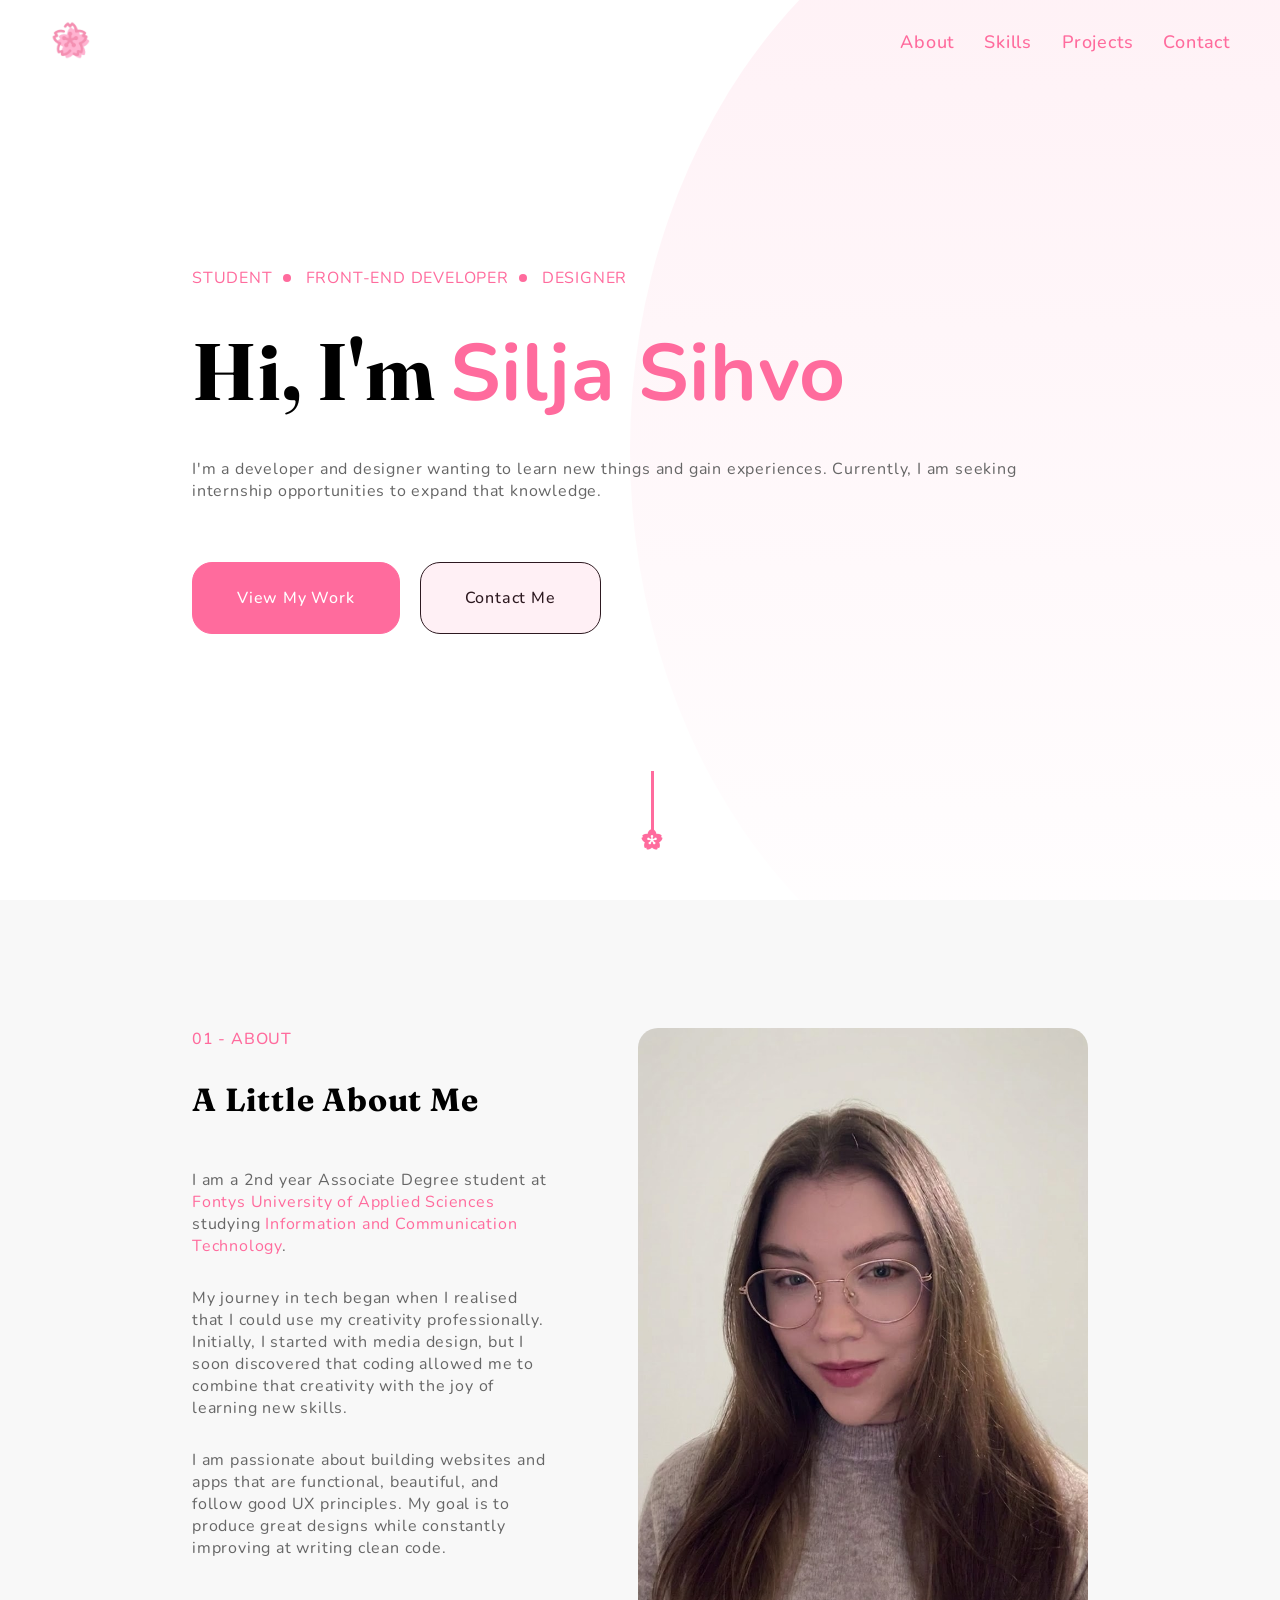
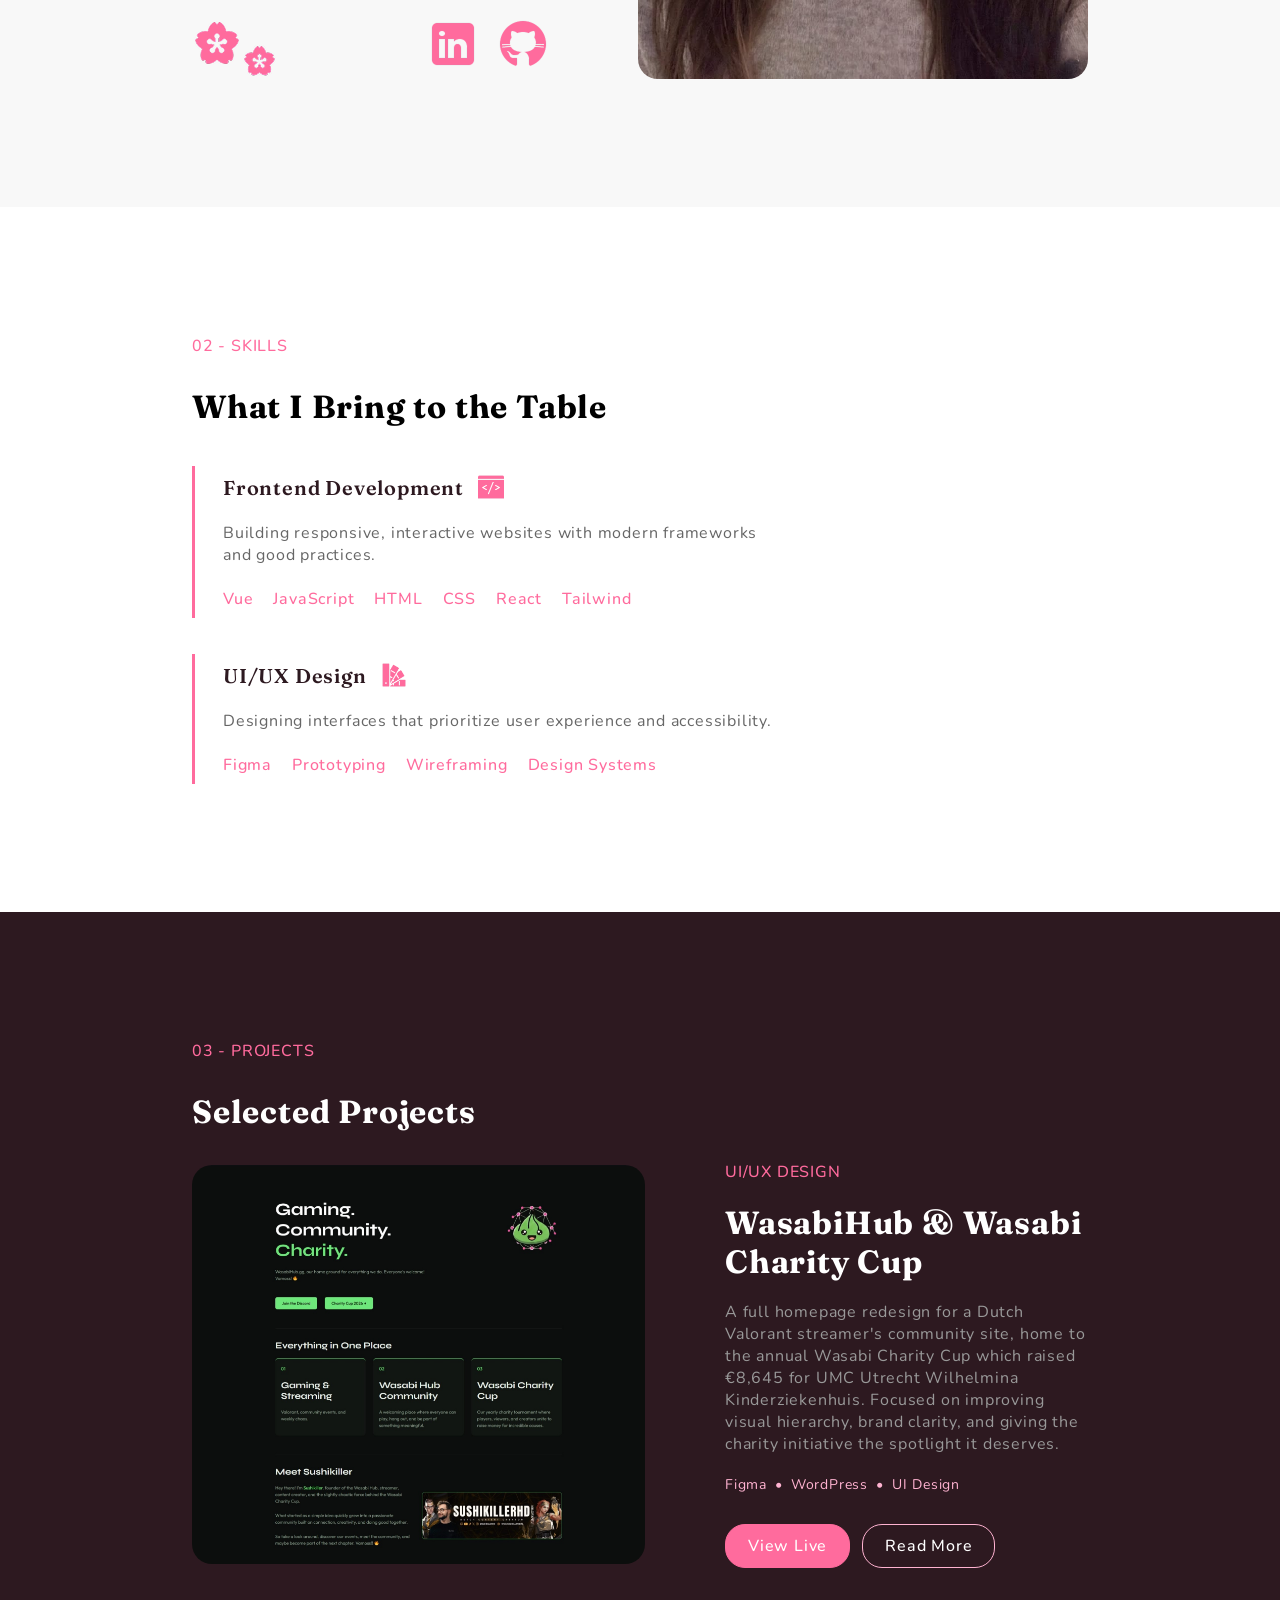
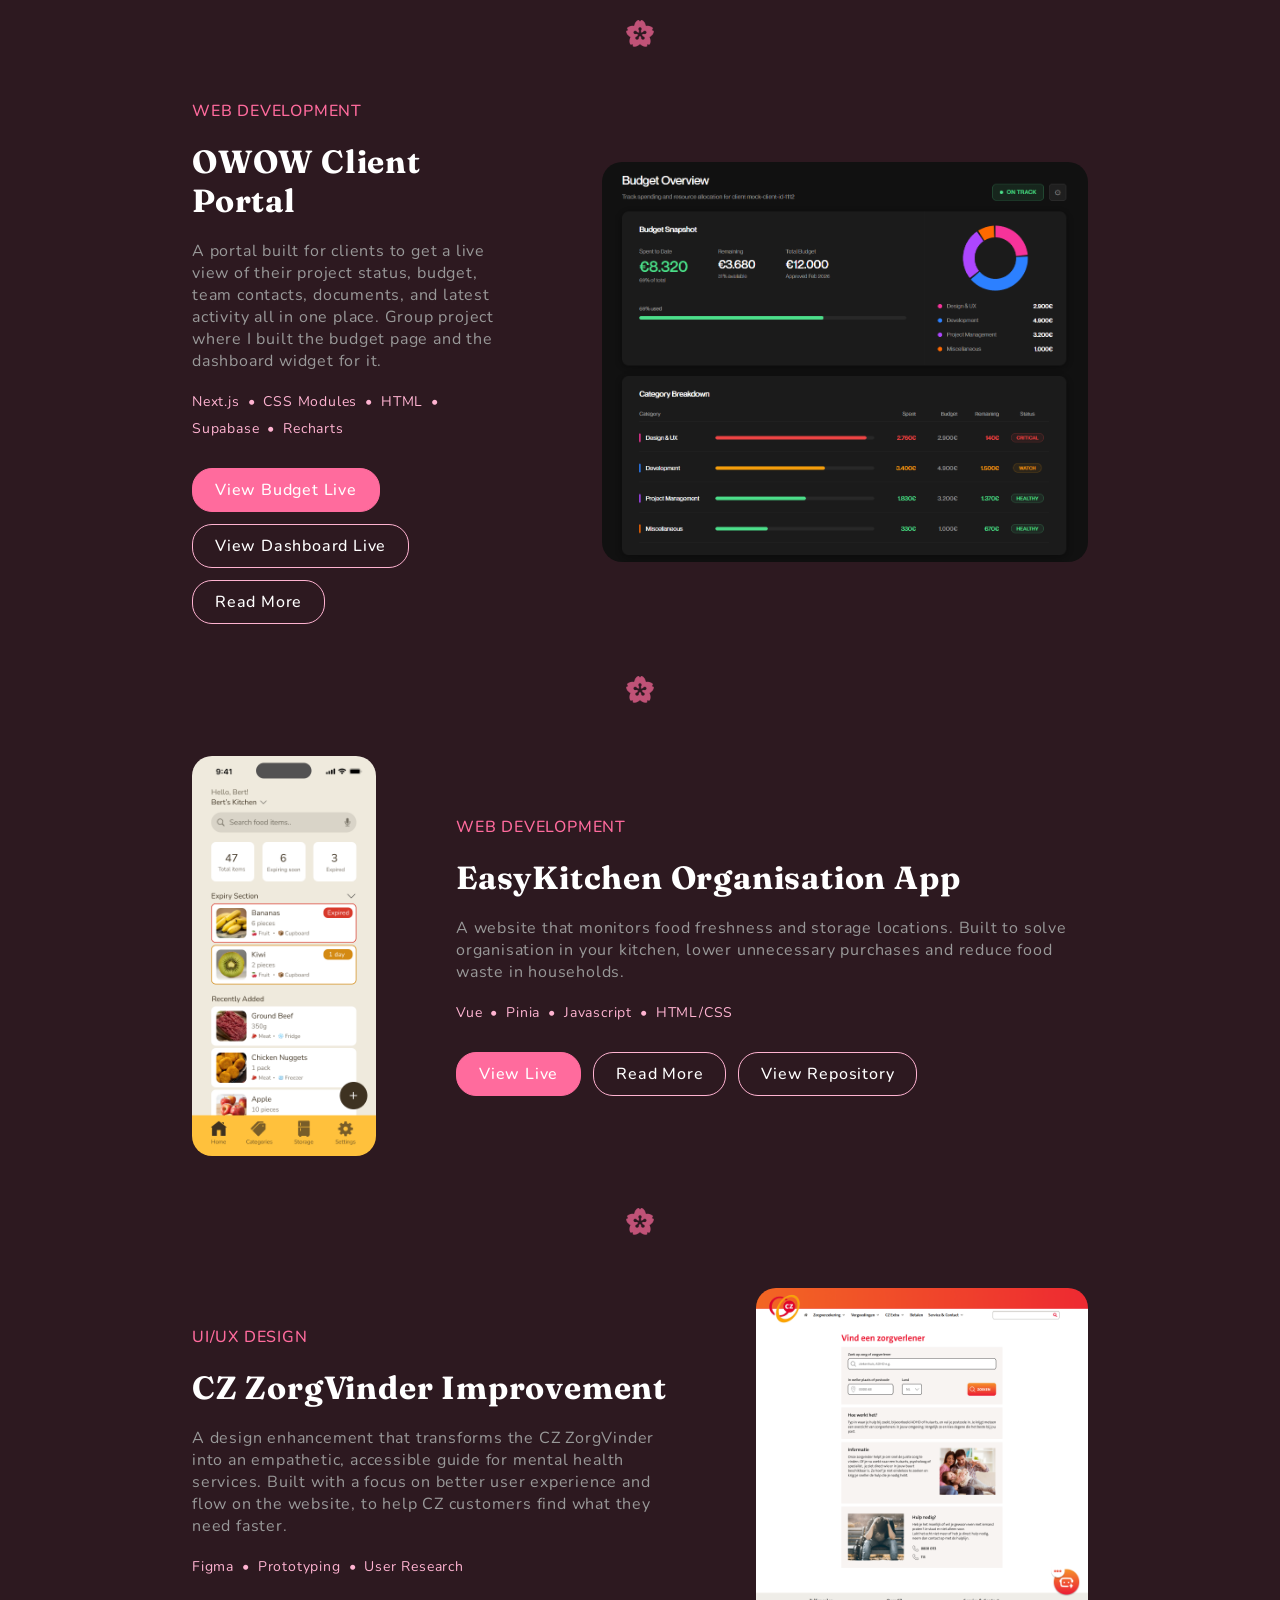
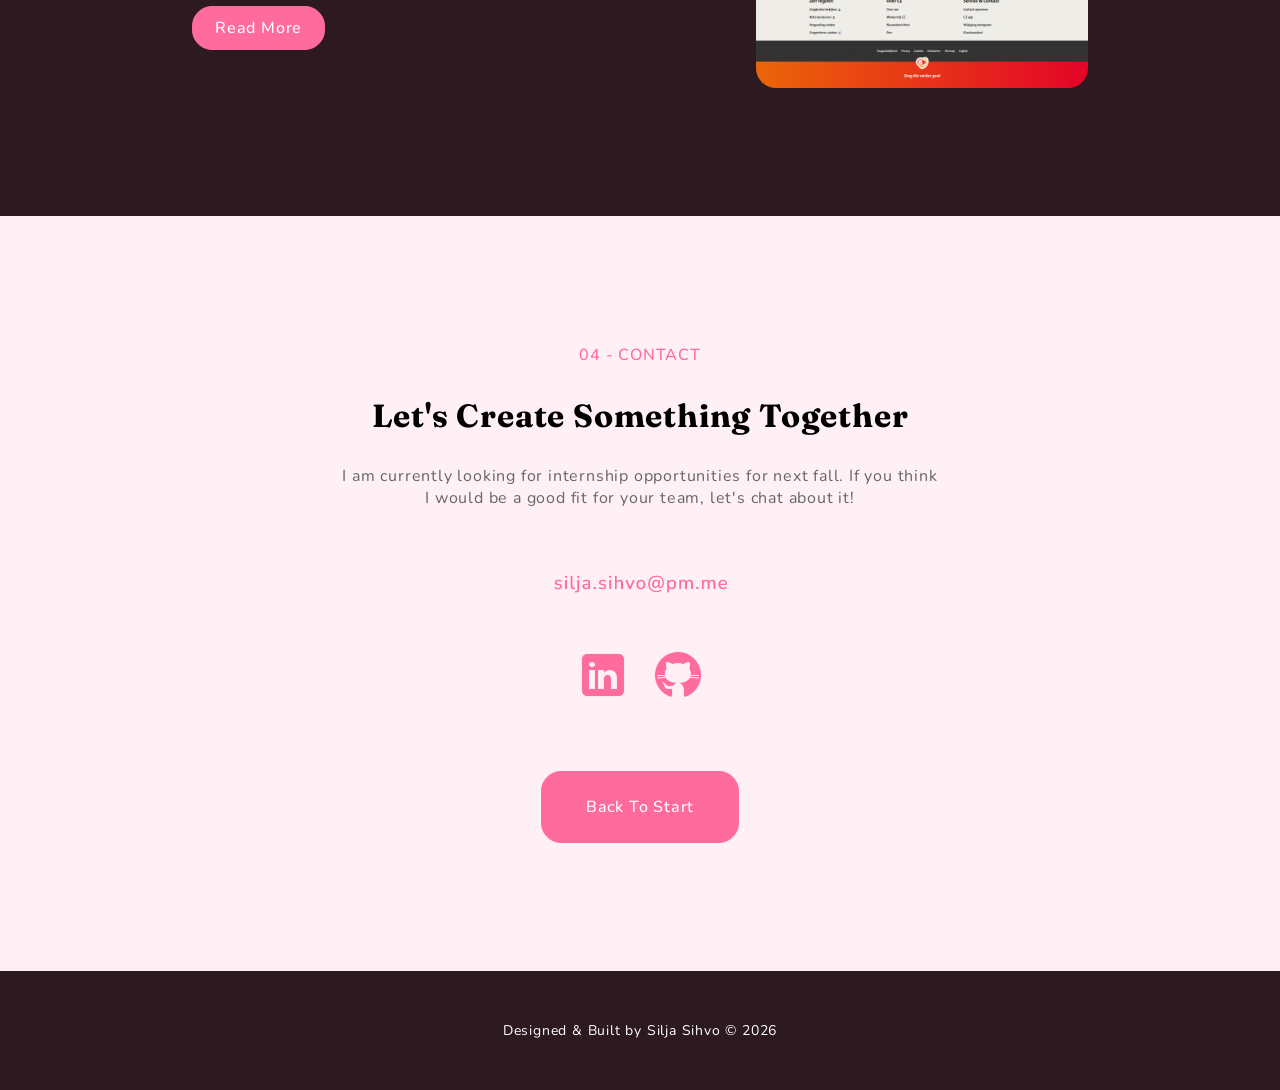
<file: index.html>
<!doctype html>
<html lang="en">
	<head>
		<meta charset="UTF-8" />
		<meta name="viewport" content="width=device-width, initial-scale=1.0" />
		<link rel="stylesheet" href="styles.css" />
		<link rel="preconnect" href="https://fonts.googleapis.com" />
		<link rel="preconnect" href="https://fonts.gstatic.com" crossorigin />
		<link
			href="https://fonts.googleapis.com/css2?family=Nunito:ital,wght@0,200..1000;1,200..1000&display=swap"
			rel="stylesheet" />
		<link rel="preconnect" href="https://fonts.googleapis.com" />
		<link rel="preconnect" href="https://fonts.gstatic.com" crossorigin />
		<link
			href="https://fonts.googleapis.com/css2?family=Fraunces:ital,opsz,wght@0,9..144,100..900;1,9..144,100..900&display=swap"
			rel="stylesheet" />
		<title>Silja Sihvo - Portfolio</title>
	</head>

	<body>
		<!-- Header -->
		<header id="main-header">
		<div class="logo">
			<img src="/images/flower-outline.png" alt="Flower Logo" />
		</div>

		<button class="burger" id="burger-btn" aria-label="Toggle navigation">
			<span></span>
			<span></span>
			<span></span>
		</button>

		<nav>
			<ul class="nav-links">
			<li><a href="#about">About</a></li>
			<li><a href="#skills">Skills</a></li>
			<li><a href="#projects">Projects</a></li>
			<li><a href="#contact">Contact</a></li>
			</ul>
		</nav>
		</header>

		<!-- Hero -->
		<section class="hero-wrapper">
			<div class="hero-section container">
				<ul class="role-list">
					<li>STUDENT</li>
					<li>FRONT-END DEVELOPER</li>
					<li>DESIGNER</li>
				</ul>
				<h1>Hi, I'm <span class="highlight">Silja Sihvo</span></h1>
				<p>
					I'm a developer and designer wanting to learn new things and
					gain experiences. Currently, I am seeking internship
					opportunities to expand that knowledge.
				</p>
			<div class="hero-cta">
				<a href="#projects" class="view-btn">View My Work</a>
				<a href="#contact" class="contact-btn">Contact Me</a>
			</div>
			</div>
			<div class="scroll-indicator">
				<div class="scroll-line"></div>
				<img
					src="/images/flower.png"
					alt="Scroll Down"
					class="scroll-icon" />
			</div>
		</section>

		<!-- About -->
		<section class="about" id="about">
			<div class="about-content container reveal">
				<div>
					<h4>01 - ABOUT</h4>
					<h2>A Little About Me</h2>
					<p>
						I am a 2nd year Associate Degree student at
						<span class="highlight"
							>Fontys University of Applied Sciences</span
						>
						studying
						<span class="highlight"
							>Information and Communication Technology</span
						>.
					</p>
					<p>
						My journey in tech began when I realised that I could
						use my creativity professionally. Initially, I started
						with media design, but I soon discovered that coding
						allowed me to combine that creativity with the joy of
						learning new skills.
					</p>
					<p>
						I am passionate about building websites and apps that
						are functional, beautiful, and follow good UX
						principles. My goal is to produce great designs while
						constantly improving at writing clean code.
					</p>
				<div class="about-bottom">
					<img src="/images/flowers.png" alt="Flowers" />
					<div class="about-icons">
						<a href="https://www.linkedin.com/in/silja-sihvo-7ab629388/" target="_blank">
							<img src="/images/linkedin.png" alt="LinkedIn" />
						</a>
						<a href="https://github.com/siljasihvo" target="_blank">
							<img src="/images/github.png" alt="GitHub" />
						</a>
					</div>
				</div>
				</div>
				<img src="/images/selfie.png" alt="Selfie" class="selfie" />
			</div>
		</section>

		<!-- Skills -->
		<section class="skills-section reveal" id="skills">
			<div class="container">
				<h4>02 - SKILLS</h4>
				<h2>What I Bring to the Table</h2>

				<div class="skills-list">
					<div class="skill-card">
						<div class="skill-header">
							<span class="skill-title"
								>Frontend Development</span
							>
							<span class="skill-icon">
								<img
									src="/images/frontend.png"
									alt="Code Icon" />
							</span>
						</div>
						<p class="skill-description">
							Building responsive, interactive websites with
							modern frameworks and good practices.
						</p>
						<div class="skill-tags">
							<span class="skill-tag">Vue</span>
							<span class="skill-tag">JavaScript</span>
							<span class="skill-tag">HTML</span>
							<span class="skill-tag">CSS</span>
							<span class="skill-tag">React</span>
							<span class="skill-tag">Tailwind</span>
						</div>
					</div>

					<div class="skill-card">
						<div class="skill-header">
							<span class="skill-title">UI/UX Design</span>
							<span class="skill-icon">
								<img
									src="/images/design.png"
									alt="Design Icon" />
							</span>
						</div>
						<p class="skill-description">
							Designing interfaces that prioritize user experience
							and accessibility.
						</p>
						<div class="skill-tags">
							<span class="skill-tag">Figma</span>
							<span class="skill-tag">Prototyping</span>
							<span class="skill-tag">Wireframing</span>
							<span class="skill-tag">Design Systems</span>
						</div>
					</div>
				</div>
			</div>
		</section>

		<!-- Projects -->
		<section class="projects reveal" id="projects">
			<div class="container">
				<h4>03 - PROJECTS</h4>
				<h2>Selected Projects</h2>

				<div class="project-card">
					<img
						src="/images/project4.png"
						alt="WasabiHub Website"
						class="project-img" />
					<div class="project-info">
						<h4 class="project-category">UI/UX DESIGN</h4>
						<h2>WasabiHub & Wasabi Charity Cup</h2>
						<p>
							A full homepage redesign for a Dutch Valorant streamer's community site, home to the annual Wasabi Charity Cup which raised &euro;8,645 for UMC Utrecht Wilhelmina Kinderziekenhuis. Focused on improving visual hierarchy, brand clarity, and giving the charity initiative the spotlight it deserves.
						</p>
						<div class="project-tags">
							<span>Figma</span>
							<span>WordPress</span>
							<span>UI Design</span>
						</div>
						<div class="project-buttons">
							<a href="https://wasabihub.gg" target="_blank" class="view-btn">View Live</a>
							<a href="project4.html" class="contact-btn project-outline-btn">Read More</a>
						</div>
					</div>
				</div>

				<div class="project-divider">
					<img
						src="/images/flower.png"
						alt="Flower"
						class="flower-icon" />
				</div>

				<div class="project-card project-card--reverse" id="project-owow">
					<div class="project-info">
						<h4 class="project-category">WEB DEVELOPMENT</h4>
						<h2>OWOW Client Portal</h2>
						<p>
							A portal built for clients to get a live view of
							their project status, budget, team contacts,
							documents, and latest activity all in one place. Group project where I built the budget page and the dashboard widget for it.
						</p>
						<div class="project-tags">
							<span>Next.js</span>
							<span>CSS Modules</span>
							<span>HTML</span>
							<span>Supabase</span>
							<span>Recharts</span>
						</div>
						<div class="project-buttons">
							<a href="https://owow-portal.vercel.app/admin/clients/a1b2c3d4-e5f6-7890-abcd-ef1234567890/budget" target="_blank" class="view-btn">View Budget Live</a>
							<a href="https://owow-portal.vercel.app/client/dashboard" target="_blank" class="contact-btn project-outline-btn">View Dashboard Live</a>
							<a href="project3.html" class="contact-btn project-outline-btn">Read More</a>
						</div>
					</div>
					<img
						src="/images/project3.png"
						alt="OWOW Client Portal"
						class="project-img" />
				</div>

				<div class="project-divider">
					<img
						src="/images/flower.png"
						alt="Flower"
						class="flower-icon" />
				</div>

				<div class="project-card" id="project-easykitchen">
					<img
						src="/images/project1.png"
						alt="EasyKitchen App"
						class="project-img" />
					<div class="project-info">
						<h4 class="project-category">WEB DEVELOPMENT</h4>
						<h2>EasyKitchen Organisation App</h2>
						<p>
							A website that monitors food freshness and storage
							locations. Built to solve organisation in your
							kitchen, lower unnecessary purchases and reduce food
							waste in households.
						</p>
						<div class="project-tags">
							<span>Vue</span>
							<span>Pinia</span>
							<span>Javascript</span>
							<span>HTML/CSS</span>
						</div>
						<div class="project-buttons">
							<a href="https://i552394.luna.fhict.nl/easy-kitchen/" target="_blank" class="view-btn">View Live</a>
							<a href="project1.html" class="contact-btn project-outline-btn">Read More</a>
							<a href="https://github.com/siljasihvo/easy-kitchen-frontend" target="_blank" class="contact-btn project-outline-btn">View Repository</a>
						</div>
					</div>
				</div>

				<div class="project-divider">
					<img
						src="/images/flower.png"
						alt="Flower"
						class="flower-icon" />
				</div>

				<div class="project-card project-card--reverse" id="project-cz">
					<div class="project-info">
						<h4 class="project-category">UI/UX DESIGN</h4>
						<h2>CZ ZorgVinder Improvement</h2>
						<p>
							A design enhancement that transforms the CZ
							ZorgVinder into an empathetic, accessible guide for
							mental health services. Built with a focus on better
							user experience and flow on the website, to help CZ
							customers find what they need faster.
						</p>
						<div class="project-tags">
							<span>Figma</span>
							<span>Prototyping</span>
							<span>User Research</span>
						</div>
						<div class="project-buttons">
							<a href="project2.html" class="view-btn">Read More</a>
						</div>
					</div>
					<img
						src="/images/project2.png"
						alt="CZ ZorgVinder"
						class="project-img" />
				</div>

			</div>
		</section>

		<!-- Contacts -->
		
		<section class="contact reveal" id="contact">
			<div class="contact-container">
				<h4>04 - CONTACT</h4>
				<h2>Let's Create Something Together</h2>
				<p>
					I am currently looking for internship opportunities for next
					fall. If you think I would be a good fit for your team,
					let's chat about it!
				</p>
				<img src="/images/stuff.png" class="stuff">
				<div class="contact-socials">
					<a href="https://www.linkedin.com/in/silja-sihvo-7ab629388/" target="_blank">
						<img src="/images/linkedin.png" alt="LinkedIn" />
					</a>
					<a href="https://github.com/siljasihvo" target="_blank">
						<img src="/images/github.png" alt="GitHub" />
					</a>
				</div>
				<div class="cta-btn">Back To Start</div>
		</section>

		<!-- Footer -->
		<footer>
    		<p>Designed & Built by Silja Sihvo © 2026</p>
		</footer>

		<script src="script.js"></script>
	</body>
</html>
</file>
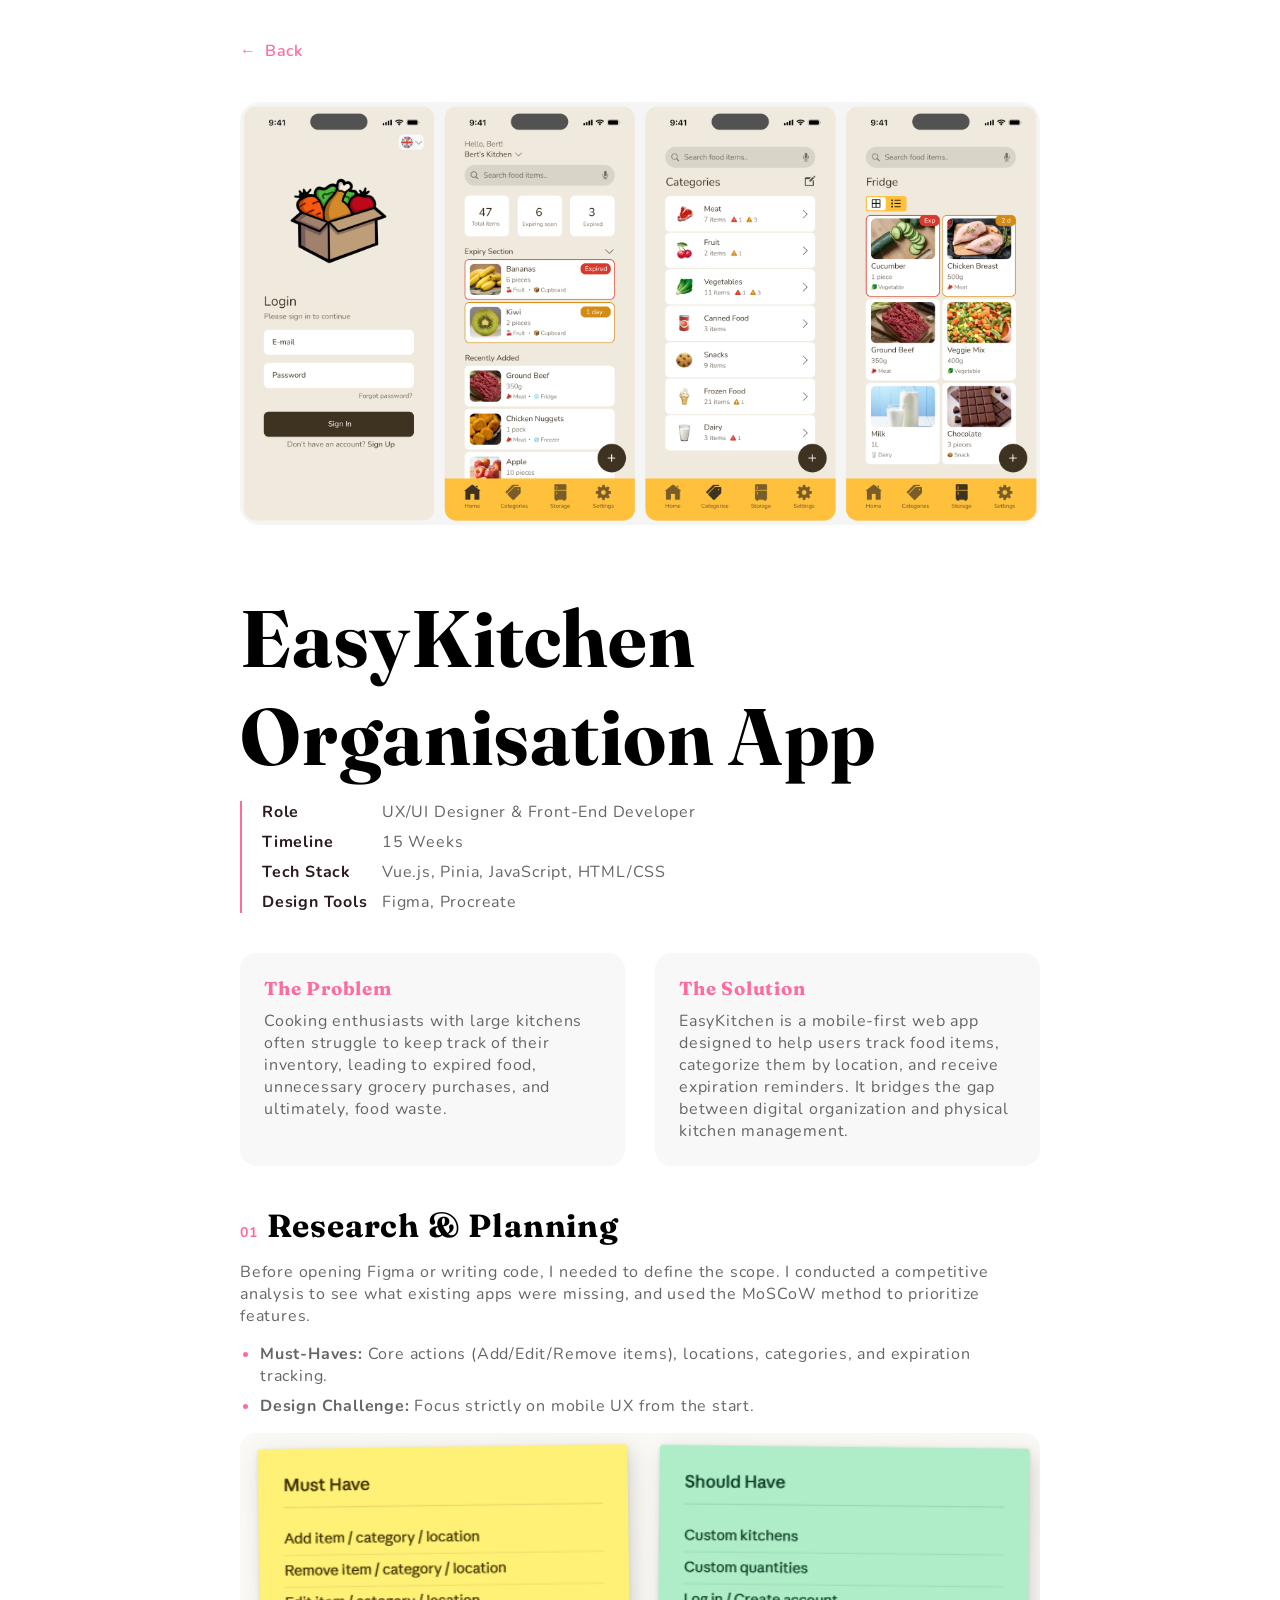
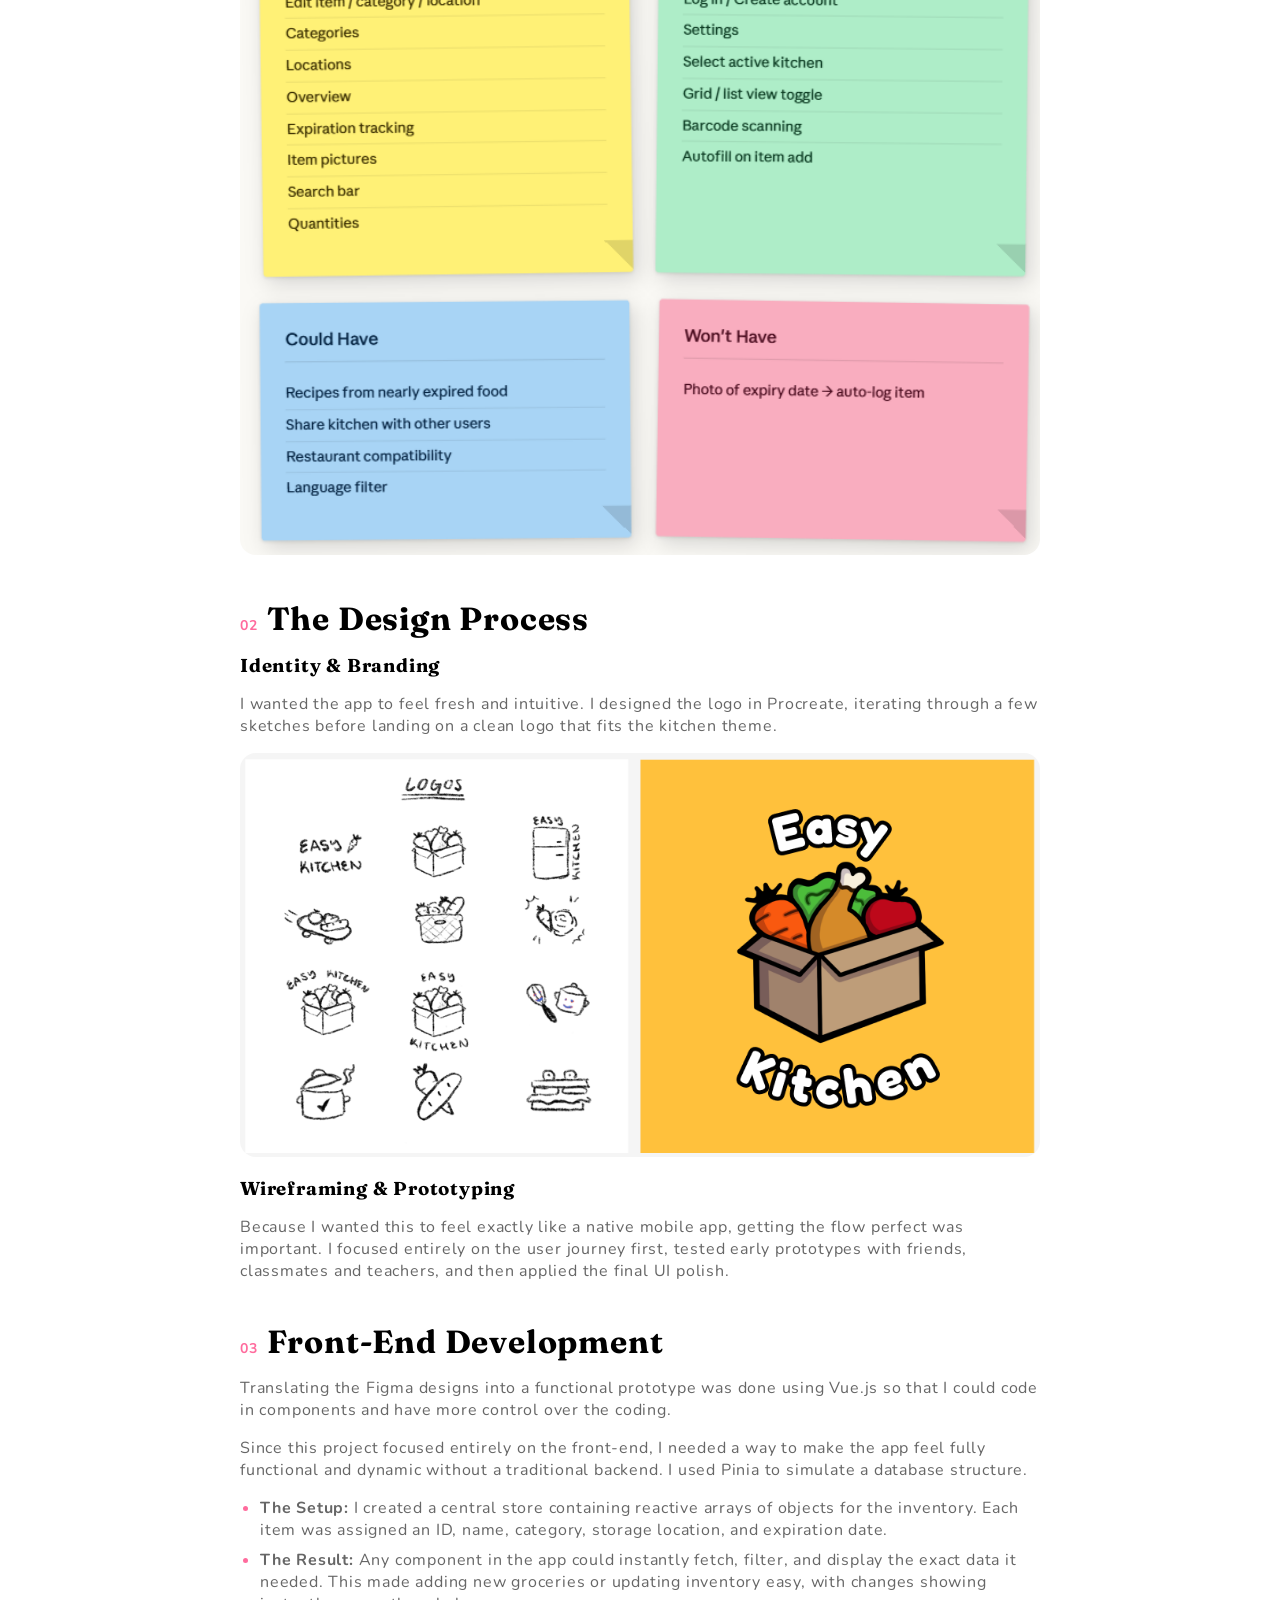
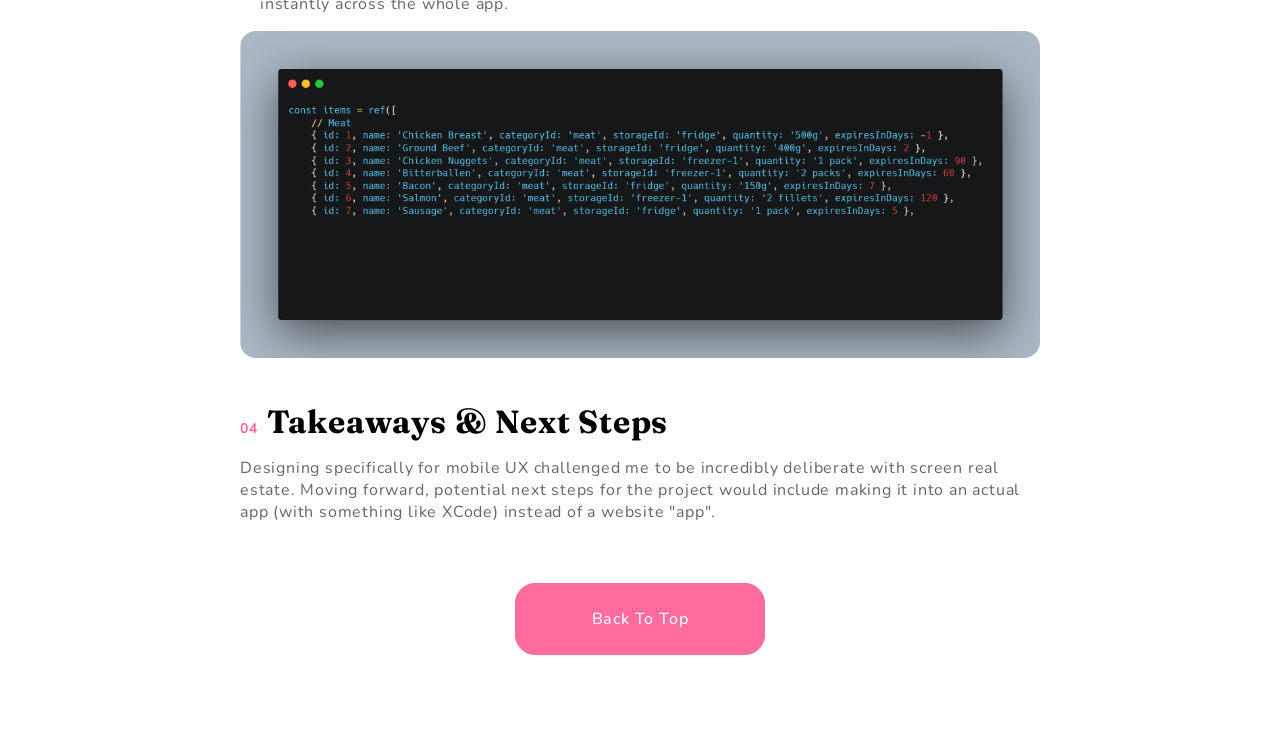
<file: project1.html>
<!doctype html>
<html lang="en">
	<head>
		<meta charset="UTF-8" />
		<meta name="viewport" content="width=device-width, initial-scale=1.0" />

		<link rel="stylesheet" href="projectdetail.css" />
		<link rel="preconnect" href="https://fonts.googleapis.com" />
		<link rel="preconnect" href="https://fonts.gstatic.com" crossorigin />
		<link
			href="https://fonts.googleapis.com/css2?family=Nunito:ital,wght@0,200..1000;1,200..1000&display=swap"
			rel="stylesheet" />
		<link rel="preconnect" href="https://fonts.googleapis.com" />
		<link rel="preconnect" href="https://fonts.gstatic.com" crossorigin />
		<link
			href="https://fonts.googleapis.com/css2?family=Fraunces:ital,opsz,wght@0,9..144,100..900;1,9..144,100..900&display=swap"
			rel="stylesheet" />
		<title>Silja Sihvo - EasyKitchen</title>
	</head>
	<body>
		<div class="back-wrapper">
			<a href="index.html#project-easykitchen" class="back-btn">
				<span class="back-arrow">&#8592;</span> Back
			</a>
		</div>

		<section class="project-hero">
			<img
				src="/images/easykitchen-hero.png"
				alt="EasyKitchen App Mockup"
				class="hero-img" />
		</section>

		<section class="project-intro">
			<h1>EasyKitchen Organisation App</h1>

			<div class="project-meta">
				<div class="meta-item">
					<span class="meta-label">Role</span>
					<span class="meta-value"
						>UX/UI Designer & Front-End Developer</span
					>
				</div>
				<div class="meta-item">
					<span class="meta-label">Timeline</span>
					<span class="meta-value">15 Weeks</span>
				</div>
				<div class="meta-item">
					<span class="meta-label">Tech Stack</span>
					<span class="meta-value"
						>Vue.js, Pinia, JavaScript, HTML/CSS</span
					>
				</div>
				<div class="meta-item">
					<span class="meta-label">Design Tools</span>
					<span class="meta-value">Figma, Procreate</span>
				</div>
			</div>
		</section>

		<!-- Problem & Solution -->
		<section class="project-section">
			<div class="problem-solution">
				<div class="ps-block">
					<h3>The Problem</h3>
					<p>
						Cooking enthusiasts with large kitchens often struggle
						to keep track of their inventory, leading to expired
						food, unnecessary grocery purchases, and ultimately,
						food waste.
					</p>
				</div>
				<div class="ps-block">
					<h3>The Solution</h3>
					<p>
						EasyKitchen is a mobile-first web app designed to help
						users track food items, categorize them by location, and
						receive expiration reminders. It bridges the gap between
						digital organization and physical kitchen management.
					</p>
				</div>
			</div>
		</section>

		<!-- 1. Research & Planning -->
		<section class="project-section">
			<h2><span class="section-number">01</span> Research & Planning</h2>
			<p>
				Before opening Figma or writing code, I needed to define the
				scope. I conducted a competitive analysis to see what existing
				apps were missing, and used the MoSCoW method to prioritize
				features.
			</p>
			<ul class="project-list">
				<li>
					<strong>Must-Haves:</strong> Core actions (Add/Edit/Remove
					items), locations, categories, and expiration tracking.
				</li>
				<li>
					<strong>Design Challenge:</strong> Focus strictly on mobile
					UX from the start.
				</li>
			</ul>
			<div class="img-placeholder">
				<img
					src="/images/research.png"
					alt="MoSCoW prioritization chart" />
			</div>
		</section>

		<!-- 2. Design Process -->
		<section class="project-section">
			<h2><span class="section-number">02</span> The Design Process</h2>

			<h3>Identity & Branding</h3>
			<p>
				I wanted the app to feel fresh and intuitive. I designed the
				logo in Procreate, iterating through a few sketches before
				landing on a clean logo that fits the kitchen theme.
			</p>
			<div class="img-placeholder">
				<img src="/images/logo-process.png" alt="Logo design process" />
			</div>

			<h3>Wireframing & Prototyping</h3>
			<p>
				Because I wanted this to feel exactly like a native mobile app,
				getting the flow perfect was important. I focused entirely on
				the user journey first, tested early prototypes with friends,
				classmates and teachers, and then applied the final UI polish.
			</p>
		</section>

		<!-- 3. Development -->
		<section class="project-section">
			<h2>
				<span class="section-number">03</span> Front-End Development
			</h2>
			<p>
				Translating the Figma designs into a functional prototype was
				done using Vue.js so that I could code in components and have
				more control over the coding.
			</p>
			<p>
				Since this project focused entirely on the front-end, I needed a
				way to make the app feel fully functional and dynamic without a
				traditional backend. I used Pinia to simulate a database
				structure.
			</p>
			<ul class="project-list">
				<li>
					<strong>The Setup:</strong> I created a central store
					containing reactive arrays of objects for the inventory.
					Each item was assigned an ID, name, category, storage
					location, and expiration date.
				</li>
				<li>
					<strong>The Result:</strong> Any component in the app could
					instantly fetch, filter, and display the exact data it
					needed. This made adding new groceries or updating inventory
					easy, with changes showing instantly across the whole app.
				</li>
			</ul>
			<div class="img-placeholder">
				<img src="/images/code.png" alt="Pinia store code snippet" />
			</div>
		</section>

		<!-- 4. Takeaways -->
		<section class="project-section">
			<h2>
				<span class="section-number">04</span> Takeaways & Next Steps
			</h2>
			<p>
				Designing specifically for mobile UX challenged me to be
				incredibly deliberate with screen real estate. Moving forward,
				potential next steps for the project would include making it
				into an actual app (with something like XCode) instead of a
				website "app".
			</p>
		</section>

		<div class="cta-btn">Back To Top</div>

		<div class="lightbox" id="lightbox">
			<span class="lightbox-close">&times;</span>
			<img class="lightbox-img" id="lightbox-img" alt="" />
		</div>

		<script>
			document.querySelector(".cta-btn").addEventListener("click", () => {
				window.scrollTo({ top: 0, behavior: "smooth" });
			});
		</script>
		<script src="lightbox.js"></script>
	</body>
</html>
</file>
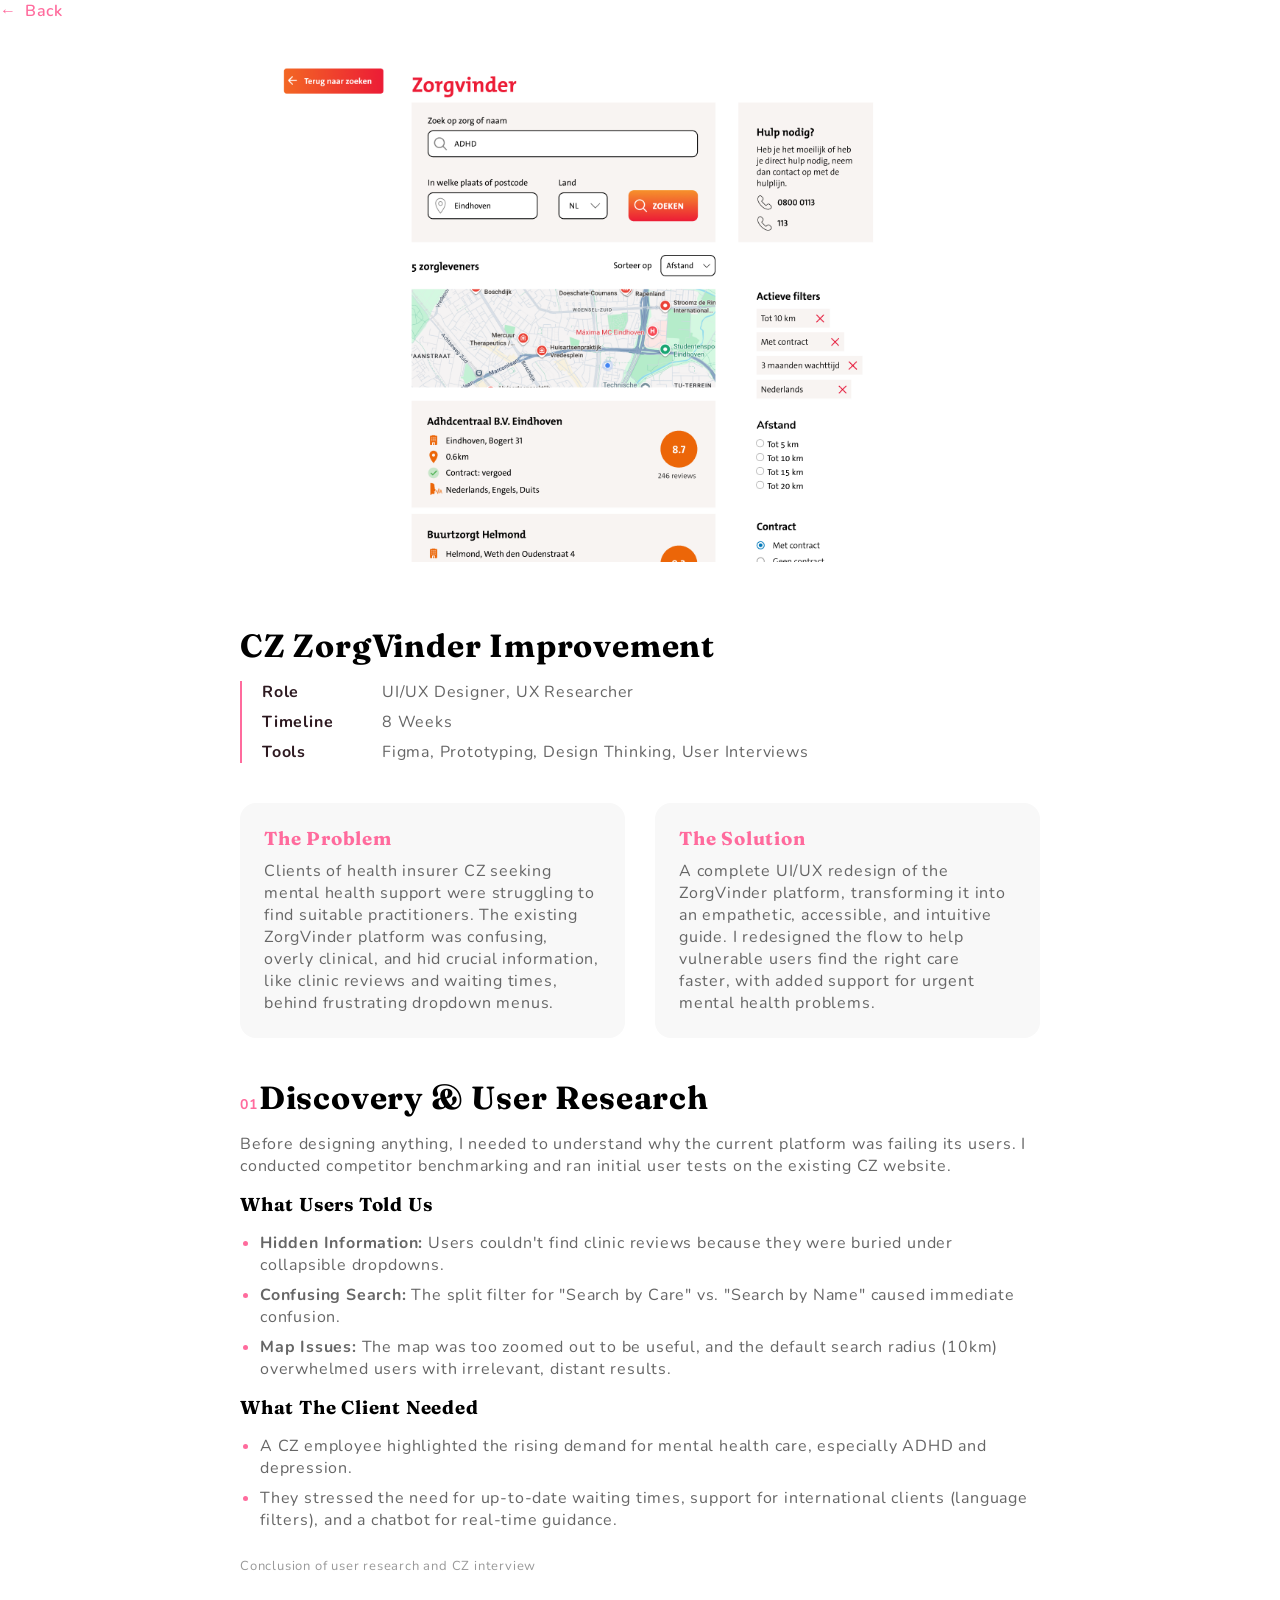
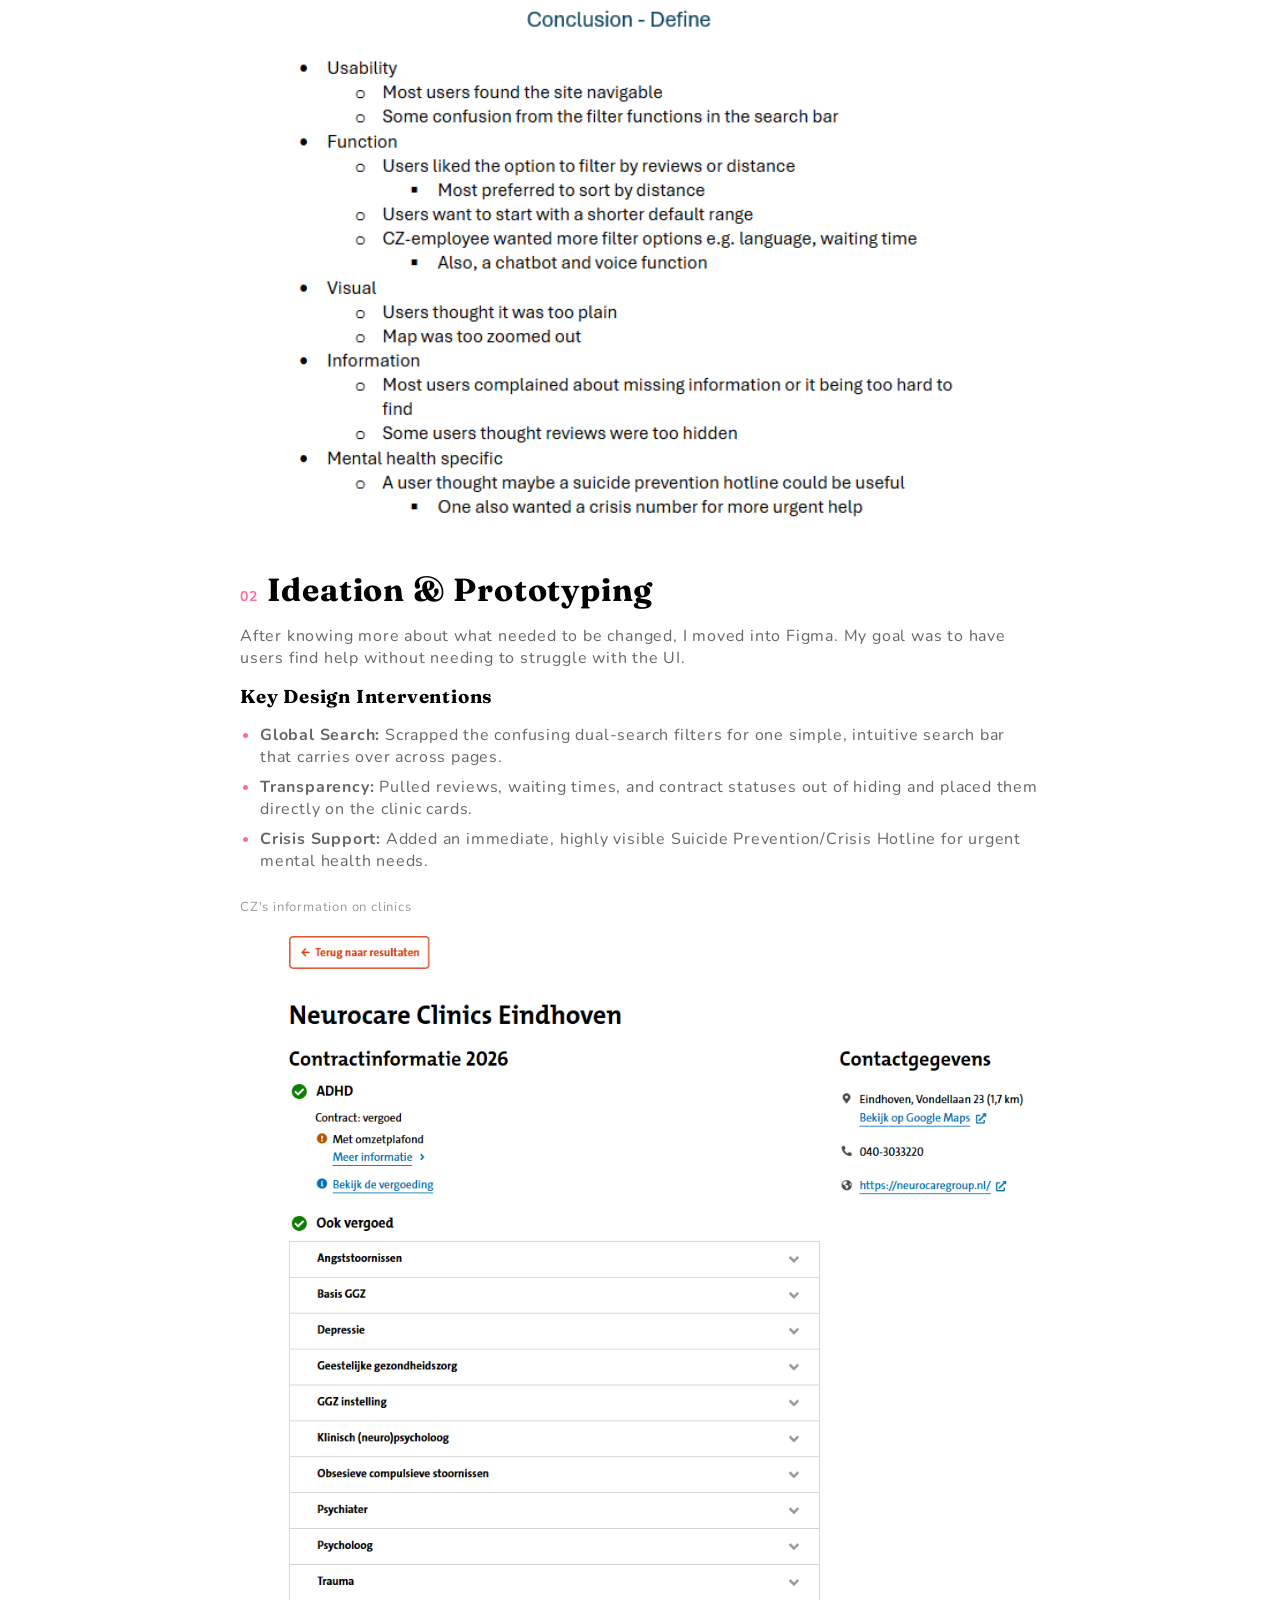
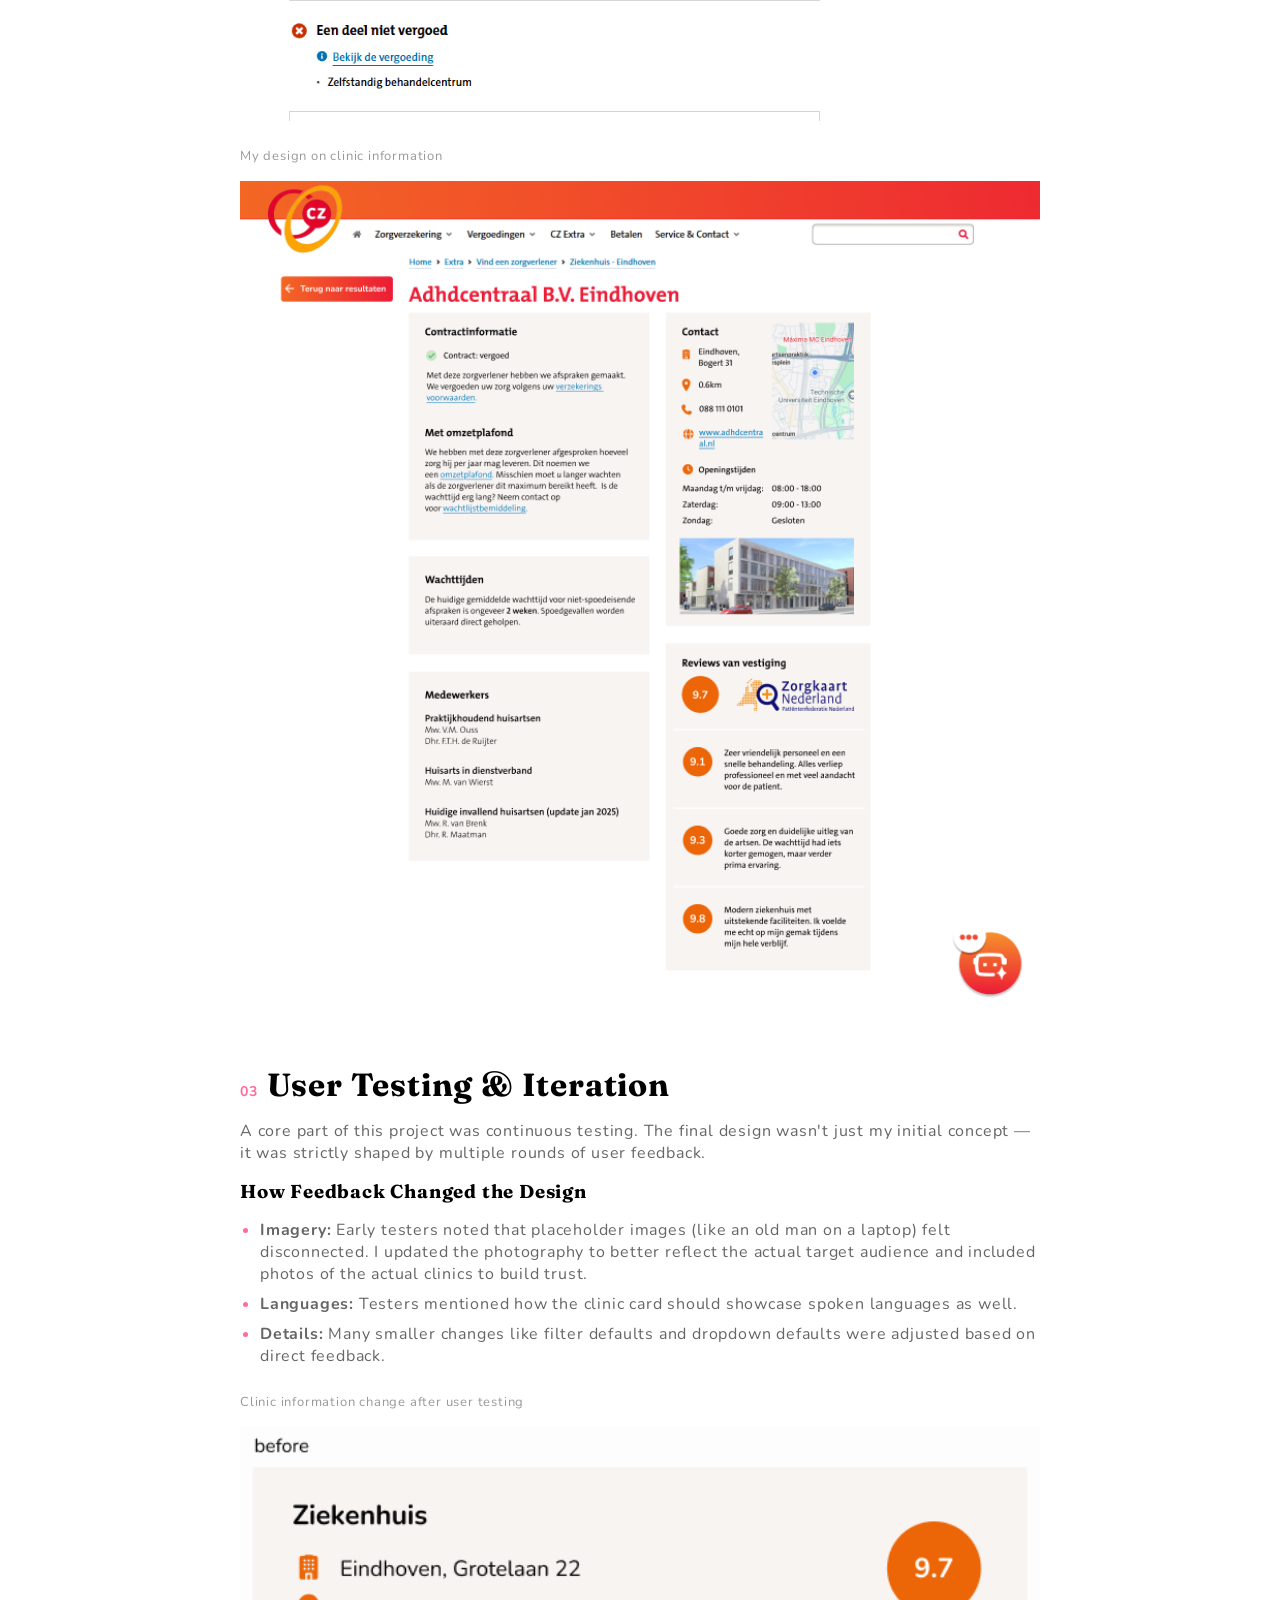
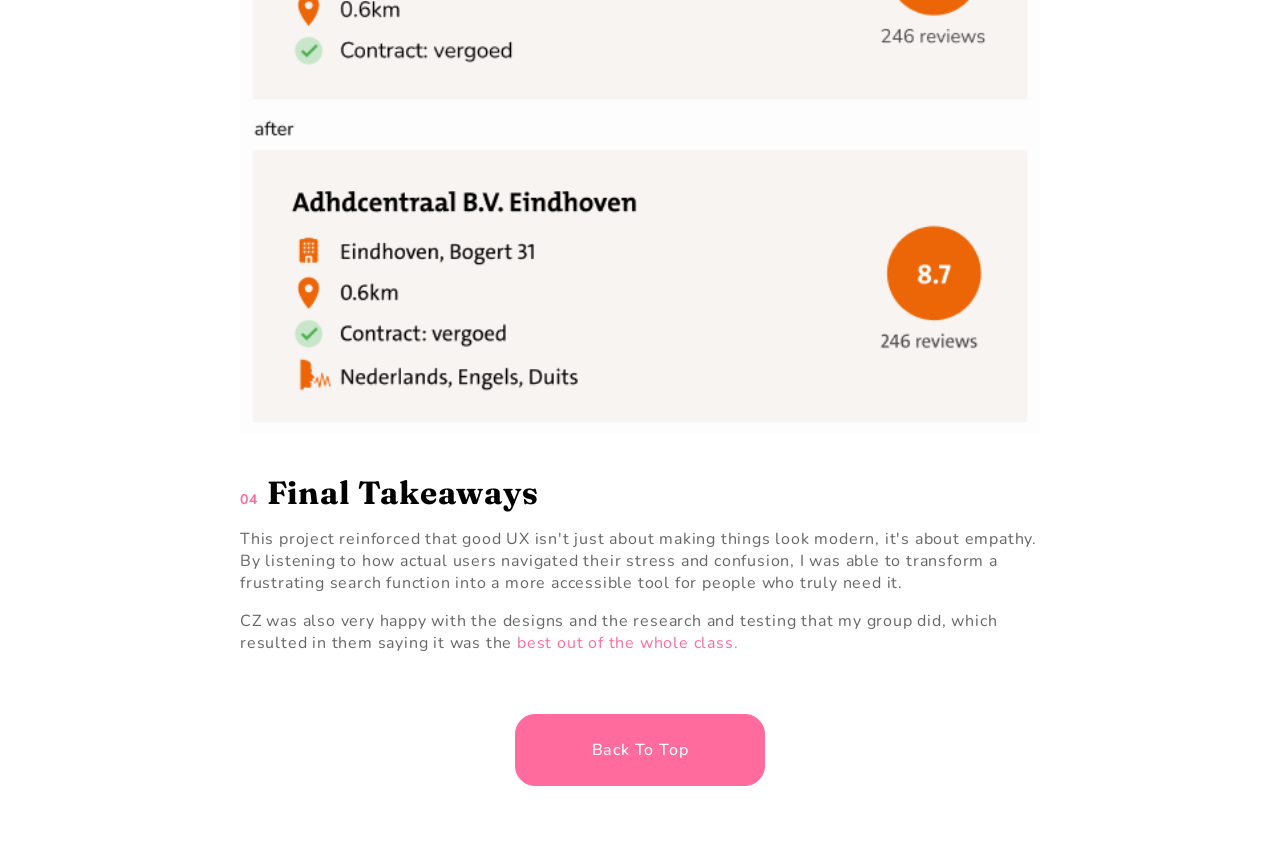
<file: project2.html>
<!doctype html>
<html lang="en">
	<head>
		<meta charset="UTF-8" />
		<meta name="viewport" content="width=device-width, initial-scale=1.0" />
		<link rel="stylesheet" href="projectdetail.css" />
		<link rel="preconnect" href="https://fonts.googleapis.com" />
		<link rel="preconnect" href="https://fonts.gstatic.com" crossorigin />
		<link
			href="https://fonts.googleapis.com/css2?family=Nunito:ital,wght@0,200..1000;1,200..1000&display=swap"
			rel="stylesheet" />
		<link rel="preconnect" href="https://fonts.googleapis.com" />
		<link rel="preconnect" href="https://fonts.gstatic.com" crossorigin />
		<link
			href="https://fonts.googleapis.com/css2?family=Fraunces:ital,opsz,wght@0,9..144,100..900;1,9..144,100..900&display=swap"
			rel="stylesheet" />
		<title>Silja Sihvo - CZ ZorgVinder Improvement</title>
	</head>
	<body>
		<a href="index.html#project-cz" class="back-btn">
			<span class="back-arrow">&#8592;</span> Back
		</a>

		<section class="project-hero">
			<img
				src="/images/cz-hero.png"
				alt="CZ ZorgVinder mockup"
				class="hero-img" />
		</section>

		<section class="project-intro">
			<h2>CZ ZorgVinder Improvement</h2>
			<div class="project-meta">
				<div class="meta-item">
					<span class="meta-label">Role</span>
					<span class="meta-value"
						>UI/UX Designer, UX Researcher</span
					>
				</div>
				<div class="meta-item">
					<span class="meta-label">Timeline</span>
					<span class="meta-value">8 Weeks</span>
				</div>
				<div class="meta-item">
					<span class="meta-label">Tools</span>
					<span class="meta-value"
						>Figma, Prototyping, Design Thinking, User
						Interviews</span
					>
				</div>
			</div>
		</section>

		<!-- Problem & Solution -->
		<section class="project-section">
			<div class="problem-solution">
				<div class="ps-block">
					<h3>The Problem</h3>
					<p>
						Clients of health insurer CZ seeking mental health
						support were struggling to find suitable practitioners.
						The existing ZorgVinder platform was confusing, overly
						clinical, and hid crucial information, like clinic
						reviews and waiting times, behind frustrating dropdown
						menus.
					</p>
				</div>
				<div class="ps-block">
					<h3>The Solution</h3>
					<p>
						A complete UI/UX redesign of the ZorgVinder platform,
						transforming it into an empathetic, accessible, and
						intuitive guide. I redesigned the flow to help
						vulnerable users find the right care faster, with added
						support for urgent mental health problems.
					</p>
				</div>
			</div>
		</section>

		<!-- 1. Discovery & Research -->
		<section class="project-section">
			<h2>
				<span class="section-number">01</span>Discovery & User Research
			</h2>
			<p>
				Before designing anything, I needed to understand why the
				current platform was failing its users. I conducted competitor
				benchmarking and ran initial user tests on the existing CZ
				website.
			</p>

			<h3>What Users Told Us</h3>
			<ul class="project-list">
				<li>
					<strong>Hidden Information:</strong> Users couldn't find
					clinic reviews because they were buried under collapsible
					dropdowns.
				</li>
				<li>
					<strong>Confusing Search:</strong> The split filter for
					"Search by Care" vs. "Search by Name" caused immediate
					confusion.
				</li>
				<li>
					<strong>Map Issues:</strong> The map was too zoomed out to
					be useful, and the default search radius (10km) overwhelmed
					users with irrelevant, distant results.
				</li>
			</ul>

			<h3>What The Client Needed</h3>
			<ul class="project-list">
				<li>
					A CZ employee highlighted the rising demand for mental
					health care, especially ADHD and depression.
				</li>
				<li>
					They stressed the need for up-to-date waiting times, support
					for international clients (language filters), and a chatbot
					for real-time guidance.
				</li>
			</ul>

			<span class="img-label"
				>Conclusion of user research and CZ interview</span
			>
			<img
				src="/images/cz-research.png"
				alt="Research affinity map and competitor analysis"
				class="section-img" />
		</section>

		<!-- 2. Ideation & Prototyping -->
		<section class="project-section">
			<h2>
				<span class="section-number">02</span> Ideation & Prototyping
			</h2>
			<p>
				After knowing more about what needed to be changed, I moved into
				Figma. My goal was to have users find help without needing to
				struggle with the UI.
			</p>

			<h3>Key Design Interventions</h3>
			<ul class="project-list">
				<li>
					<strong>Global Search:</strong> Scrapped the confusing
					dual-search filters for one simple, intuitive search bar
					that carries over across pages.
				</li>
				<li>
					<strong>Transparency:</strong> Pulled reviews, waiting
					times, and contract statuses out of hiding and placed them
					directly on the clinic cards.
				</li>
				<li>
					<strong>Crisis Support:</strong> Added an immediate, highly
					visible Suicide Prevention/Crisis Hotline for urgent mental
					health needs.
				</li>
			</ul>
			<span class="img-label">CZ's information on clinics</span>
			<img
				src="/images/CZ-img.png"
				alt="Before and after UI comparison"
				class="section-img" />
			<span class="img-label">My design on clinic information</span>
			<img
				src="/images/cz-after.png"
				alt="Before and after UI comparison"
				class="section-img" />
		</section>

		<!-- 3. User Testing -->
		<section class="project-section">
			<h2>
				<span class="section-number">03</span> User Testing & Iteration
			</h2>
			<p>
				A core part of this project was continuous testing. The final
				design wasn't just my initial concept — it was strictly shaped
				by multiple rounds of user feedback.
			</p>

			<h3>How Feedback Changed the Design</h3>
			<ul class="project-list">
				<li>
					<strong>Imagery:</strong> Early testers noted that
					placeholder images (like an old man on a laptop) felt
					disconnected. I updated the photography to better reflect
					the actual target audience and included photos of the actual
					clinics to build trust.
				</li>
				<li>
					<strong>Languages:</strong> Testers mentioned how the clinic
					card should showcase spoken languages as well.
				</li>
				<li>
					<strong>Details:</strong> Many smaller changes like filter
					defaults and dropdown defaults were adjusted based on direct
					feedback.
				</li>
			</ul>
			<span class="img-label"
				>Clinic information change after user testing</span
			>
			<img
				src="/images/cz-iterations.png"
				alt="Component iteration from v1 to final"
				class="section-img" />
		</section>

		<!-- 4. Takeaways -->
		<section class="project-section">
			<h2><span class="section-number">04</span> Final Takeaways</h2>
			<p>
				This project reinforced that good UX isn't just about making
				things look modern, it's about empathy. By listening to how
				actual users navigated their stress and confusion, I was able to
				transform a frustrating search function into a more accessible
				tool for people who truly need it.
			</p>
			<p>
				CZ was also very happy with the designs and the research and
				testing that my group did, which resulted in them saying it was
				the <span class="highlight">best out of the whole class.</span>
			</p>
		</section>

		<div class="cta-btn">Back To Top</div>

		<div class="lightbox" id="lightbox">
			<span class="lightbox-close">&times;</span>
			<img class="lightbox-img" id="lightbox-img" alt="" />
		</div>

		<script>
			document.querySelector(".cta-btn").addEventListener("click", () => {
				window.scrollTo({ top: 0, behavior: "smooth" });
			});
		</script>
		<script src="lightbox.js"></script>
	</body>
</html>
</file>
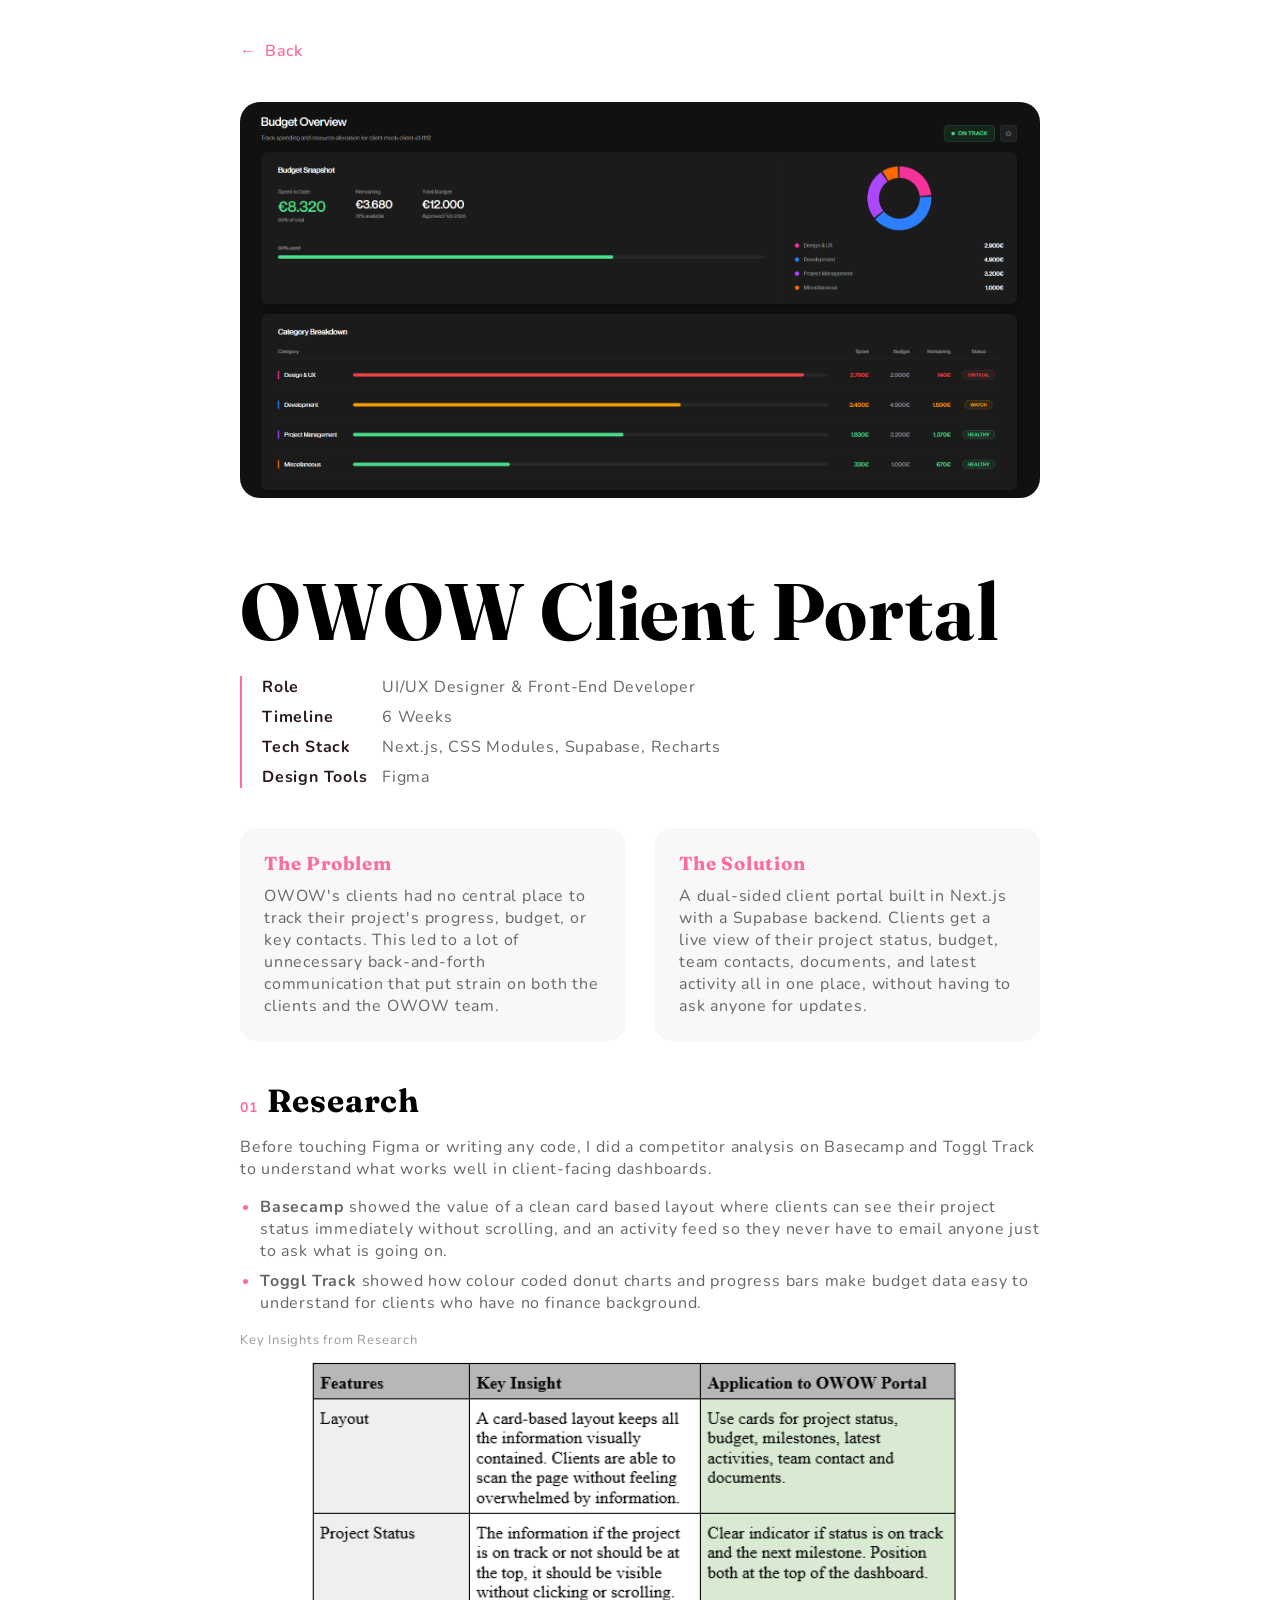
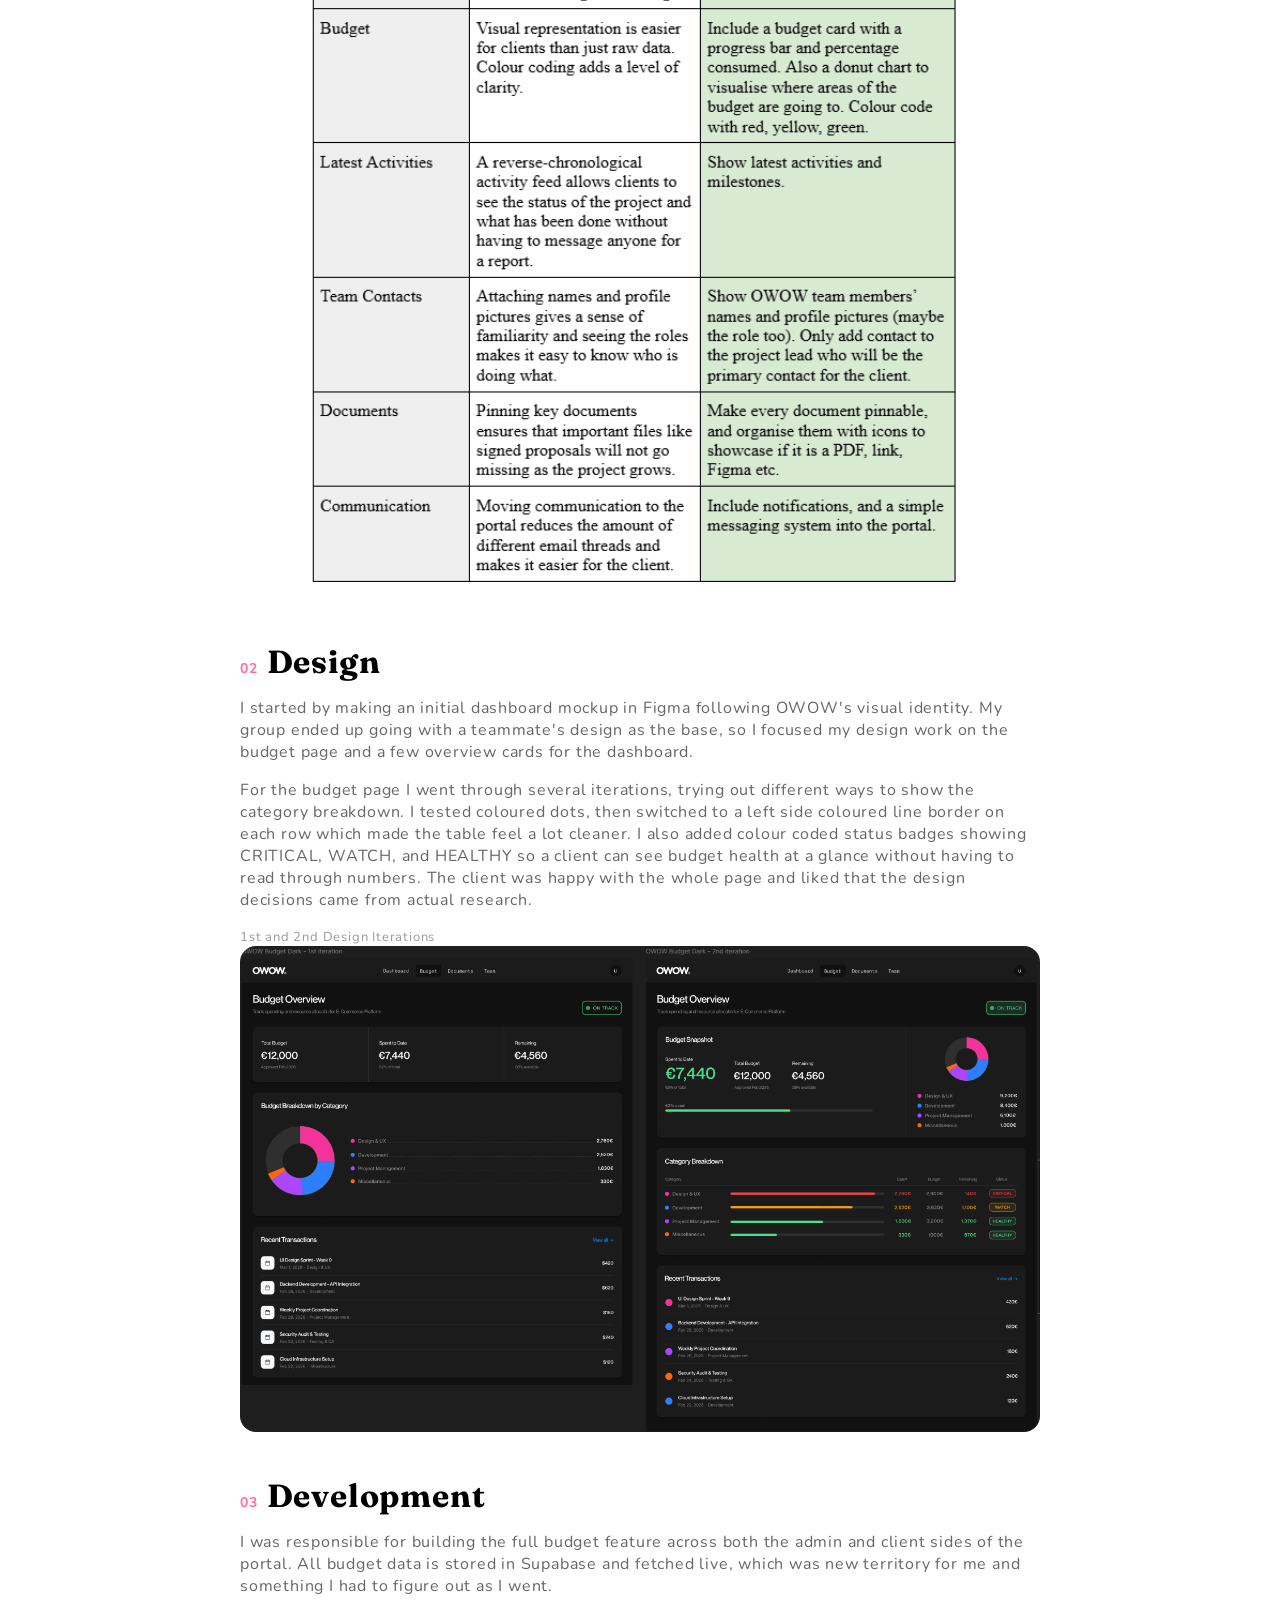
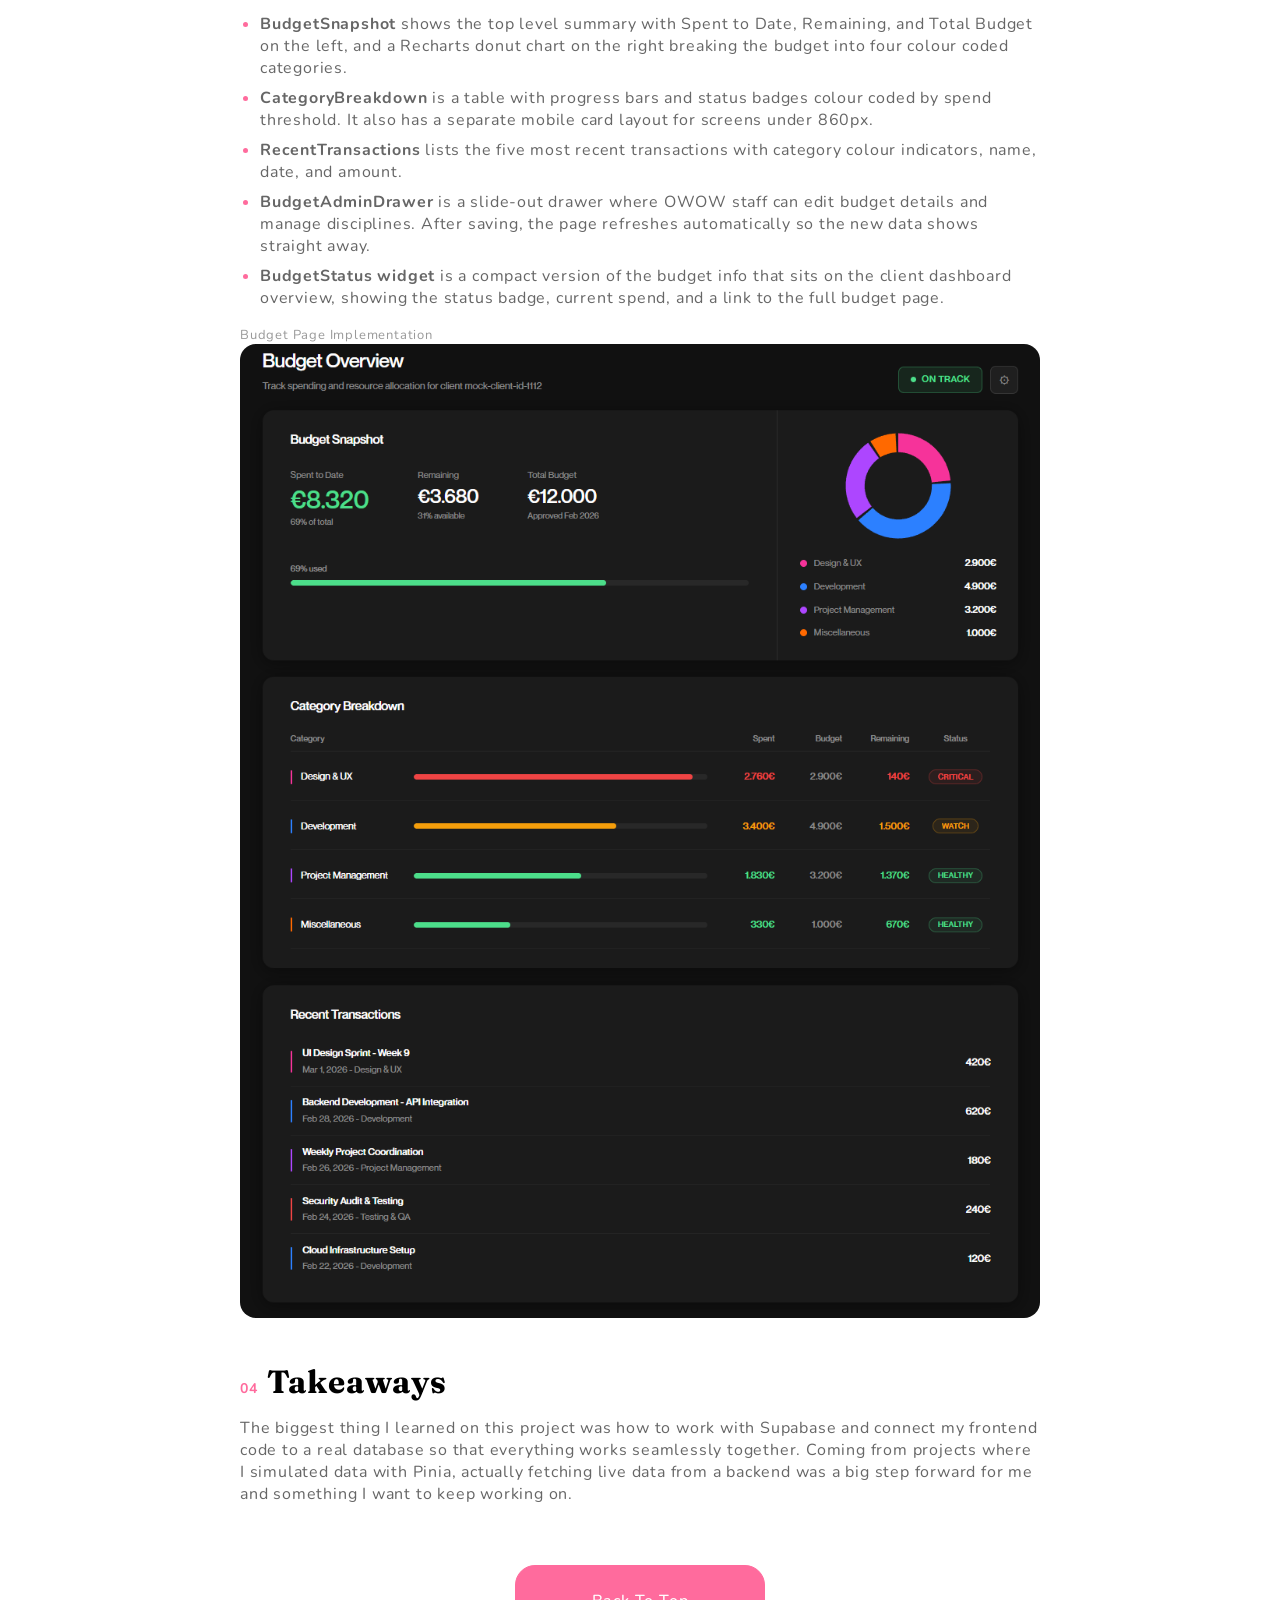
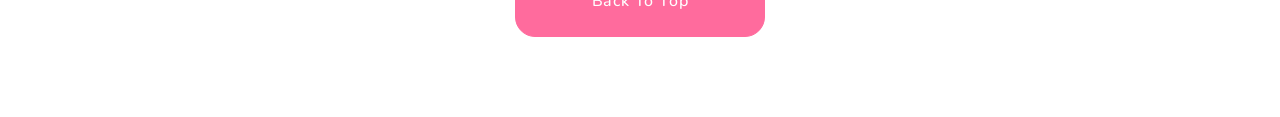
<file: project3.html>
<!doctype html>
<html lang="en">
	<head>
		<meta charset="UTF-8" />
		<meta name="viewport" content="width=device-width, initial-scale=1.0" />
		<link rel="stylesheet" href="projectdetail.css" />
		<link rel="preconnect" href="https://fonts.googleapis.com" />
		<link rel="preconnect" href="https://fonts.gstatic.com" crossorigin />
		<link
			href="https://fonts.googleapis.com/css2?family=Nunito:ital,wght@0,200..1000;1,200..1000&display=swap"
			rel="stylesheet" />
		<link rel="preconnect" href="https://fonts.googleapis.com" />
		<link rel="preconnect" href="https://fonts.gstatic.com" crossorigin />
		<link
			href="https://fonts.googleapis.com/css2?family=Fraunces:ital,opsz,wght@0,9..144,100..900;1,9..144,100..900&display=swap"
			rel="stylesheet" />
		<title>Silja Sihvo - OWOW Client Portal</title>
	</head>
	<body>
		<div class="back-wrapper">
			<a href="index.html#project-owow" class="back-btn">
				<span class="back-arrow">&#8592;</span> Back
			</a>
		</div>

		<section class="project-hero">
			<img
				src="/images/owow.png"
				alt="OWOW Portal Mockup"
				class="hero-img" />
		</section>

		<section class="project-intro">
			<h1>OWOW Client Portal</h1>

			<div class="project-meta">
				<div class="meta-item">
					<span class="meta-label">Role</span>
					<span class="meta-value"
						>UI/UX Designer & Front-End Developer</span
					>
				</div>
				<div class="meta-item">
					<span class="meta-label">Timeline</span>
					<span class="meta-value">6 Weeks</span>
				</div>
				<div class="meta-item">
					<span class="meta-label">Tech Stack</span>
					<span class="meta-value"
						>Next.js, CSS Modules, Supabase, Recharts</span
					>
				</div>
				<div class="meta-item">
					<span class="meta-label">Design Tools</span>
					<span class="meta-value">Figma</span>
				</div>
			</div>
		</section>

		<!-- Problem & Solution -->
		<section class="project-section">
			<div class="problem-solution">
				<div class="ps-block">
					<h3>The Problem</h3>
					<p>
						OWOW's clients had no central place to track their
						project's progress, budget, or key contacts. This led to
						a lot of unnecessary back-and-forth communication that
						put strain on both the clients and the OWOW team.
					</p>
				</div>
				<div class="ps-block">
					<h3>The Solution</h3>
					<p>
						A dual-sided client portal built in Next.js with a
						Supabase backend. Clients get a live view of their
						project status, budget, team contacts, documents, and
						latest activity all in one place, without having to ask
						anyone for updates.
					</p>
				</div>
			</div>
		</section>

		<!-- 1. Research -->
		<section class="project-section">
			<h2><span class="section-number">01</span> Research</h2>
			<p>
				Before touching Figma or writing any code, I did a competitor
				analysis on Basecamp and Toggl Track to understand what works
				well in client-facing dashboards.
			</p>
			<ul class="project-list">
				<li>
					<strong>Basecamp</strong> showed the value of a clean card
					based layout where clients can see their project status
					immediately without scrolling, and an activity feed so they
					never have to email anyone just to ask what is going on.
				</li>
				<li>
					<strong>Toggl Track</strong> showed how colour coded donut
					charts and progress bars make budget data easy to understand
					for clients who have no finance background.
				</li>
			</ul>
			<div class="img-placeholder">
				<span class="img-label">Key Insights from Research</span>
				<img
					src="/images/owow-research.png"
					alt="Competitor analysis" />
			</div>
		</section>

		<!-- 2. Design -->
		<section class="project-section">
			<h2><span class="section-number">02</span> Design</h2>
			<p>
				I started by making an initial dashboard mockup in Figma
				following OWOW's visual identity. My group ended up going with a
				teammate's design as the base, so I focused my design work on
				the budget page and a few overview cards for the dashboard.
			</p>
			<p>
				For the budget page I went through several iterations, trying
				out different ways to show the category breakdown. I tested
				coloured dots, then switched to a left side coloured line border
				on each row which made the table feel a lot cleaner. I also
				added colour coded status badges showing CRITICAL, WATCH, and
				HEALTHY so a client can see budget health at a glance without
				having to read through numbers. The client was happy with the
				whole page and liked that the design decisions came from actual
				research.
			</p>
			<div class="img-placeholder">
				<span class="img-label">1st and 2nd Design Iterations</span>
				<img
					src="/images/owow-design.png"
					alt="OWOW Budget Page Design Iterations" />
			</div>
		</section>

		<!-- 3. Development -->
		<section class="project-section">
			<h2><span class="section-number">03</span> Development</h2>
			<p>
				I was responsible for building the full budget feature across
				both the admin and client sides of the portal. All budget data
				is stored in Supabase and fetched live, which was new territory
				for me and something I had to figure out as I went.
			</p>
			<ul class="project-list">
				<li>
					<strong>BudgetSnapshot</strong> shows the top level summary
					with Spent to Date, Remaining, and Total Budget on the left,
					and a Recharts donut chart on the right breaking the budget
					into four colour coded categories.
				</li>
				<li>
					<strong>CategoryBreakdown</strong> is a table with progress
					bars and status badges colour coded by spend threshold. It
					also has a separate mobile card layout for screens under
					860px.
				</li>
				<li>
					<strong>RecentTransactions</strong> lists the five most
					recent transactions with category colour indicators, name,
					date, and amount.
				</li>
				<li>
					<strong>BudgetAdminDrawer</strong> is a slide-out drawer
					where OWOW staff can edit budget details and manage
					disciplines. After saving, the page refreshes automatically
					so the new data shows straight away.
				</li>
				<li>
					<strong>BudgetStatus widget</strong> is a compact version of
					the budget info that sits on the client dashboard overview,
					showing the status badge, current spend, and a link to the
					full budget page.
				</li>
			</ul>
			<div class="img-placeholder">
				<span class="img-label">Budget Page Implementation</span>
				<img src="/images/owow-budget.png" alt="OWOW Budget Page" />
			</div>
		</section>

		<!-- 4. Takeaways -->
		<section class="project-section">
			<h2><span class="section-number">04</span> Takeaways</h2>
			<p>
				The biggest thing I learned on this project was how to work with
				Supabase and connect my frontend code to a real database so that
				everything works seamlessly together. Coming from projects where
				I simulated data with Pinia, actually fetching live data from a
				backend was a big step forward for me and something I want to
				keep working on.
			</p>
		</section>

		<div class="cta-btn">Back To Top</div>

		<div class="lightbox" id="lightbox">
			<span class="lightbox-close">&times;</span>
			<img class="lightbox-img" id="lightbox-img" alt="" />
		</div>

		<script>
			document.querySelector(".cta-btn").addEventListener("click", () => {
				window.scrollTo({ top: 0, behavior: "smooth" });
			});
		</script>
		<script src="lightbox.js"></script>
	</body>
</html>
</file>
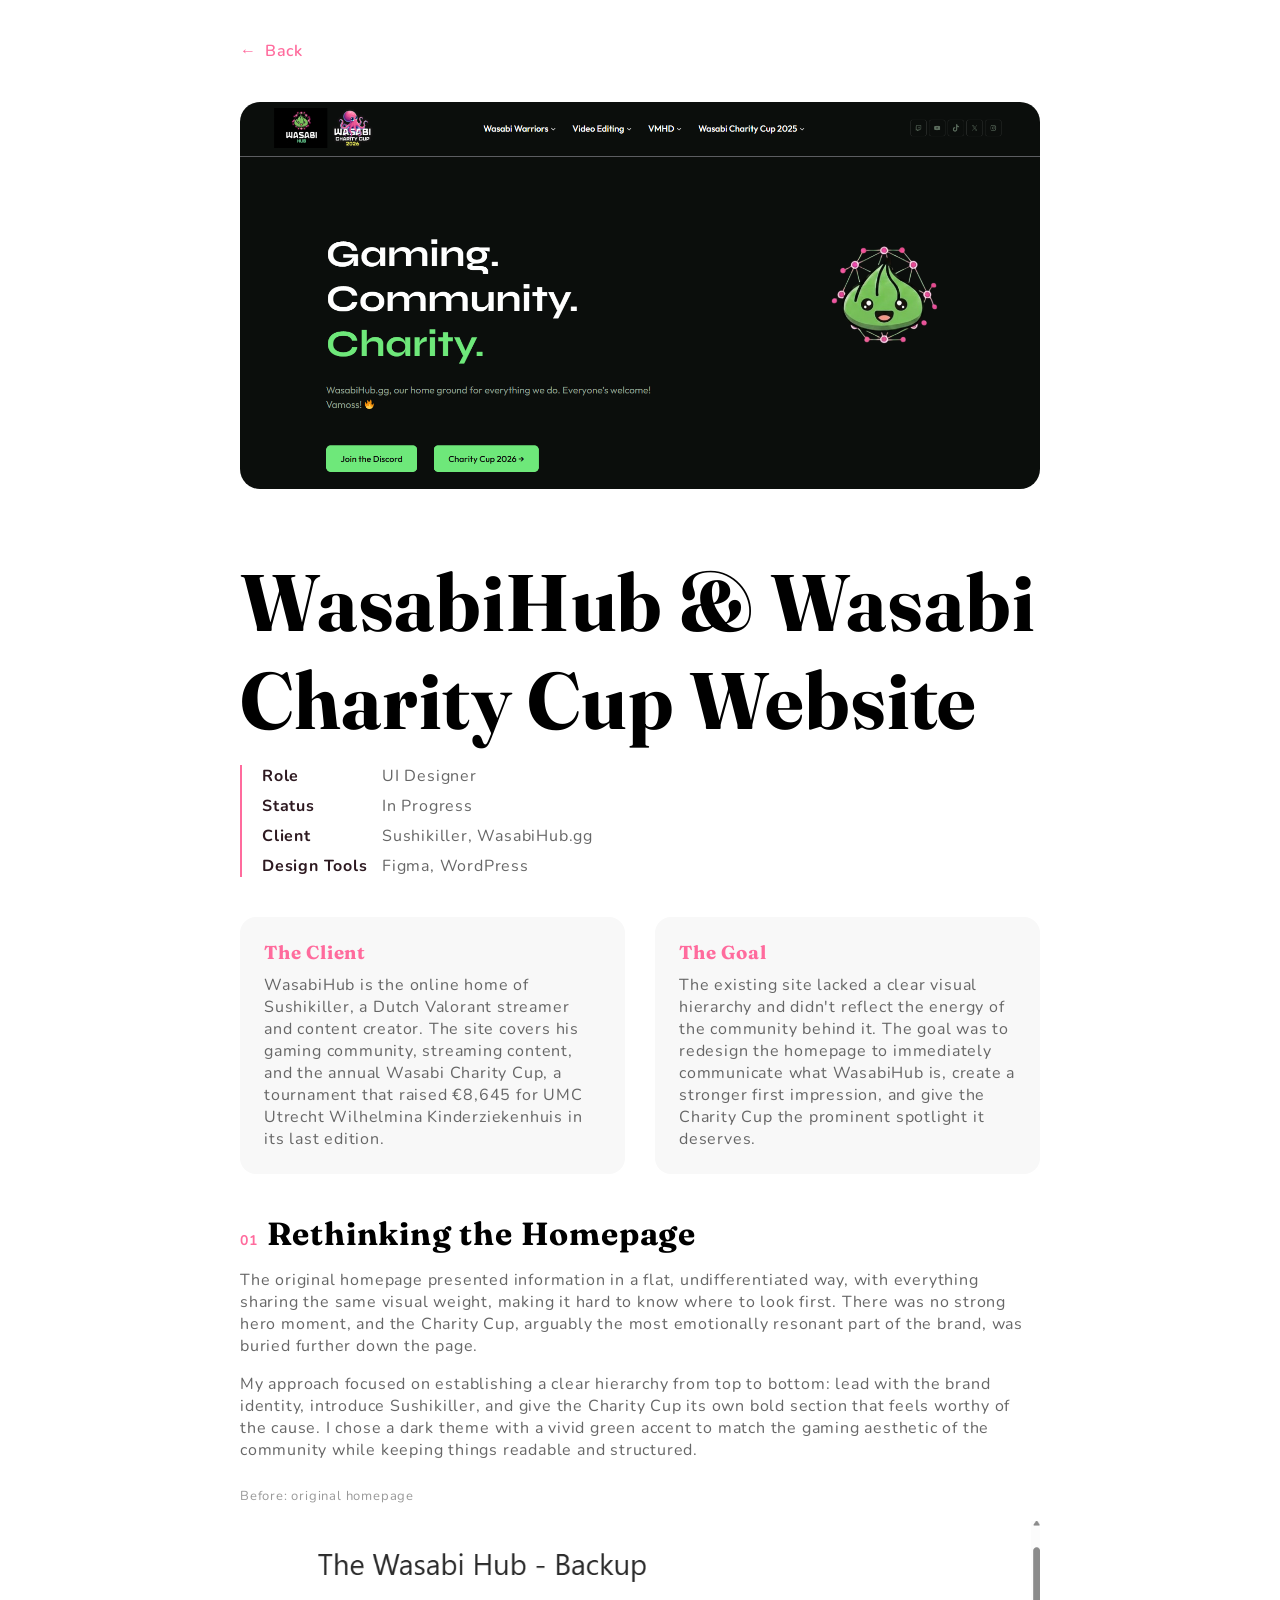
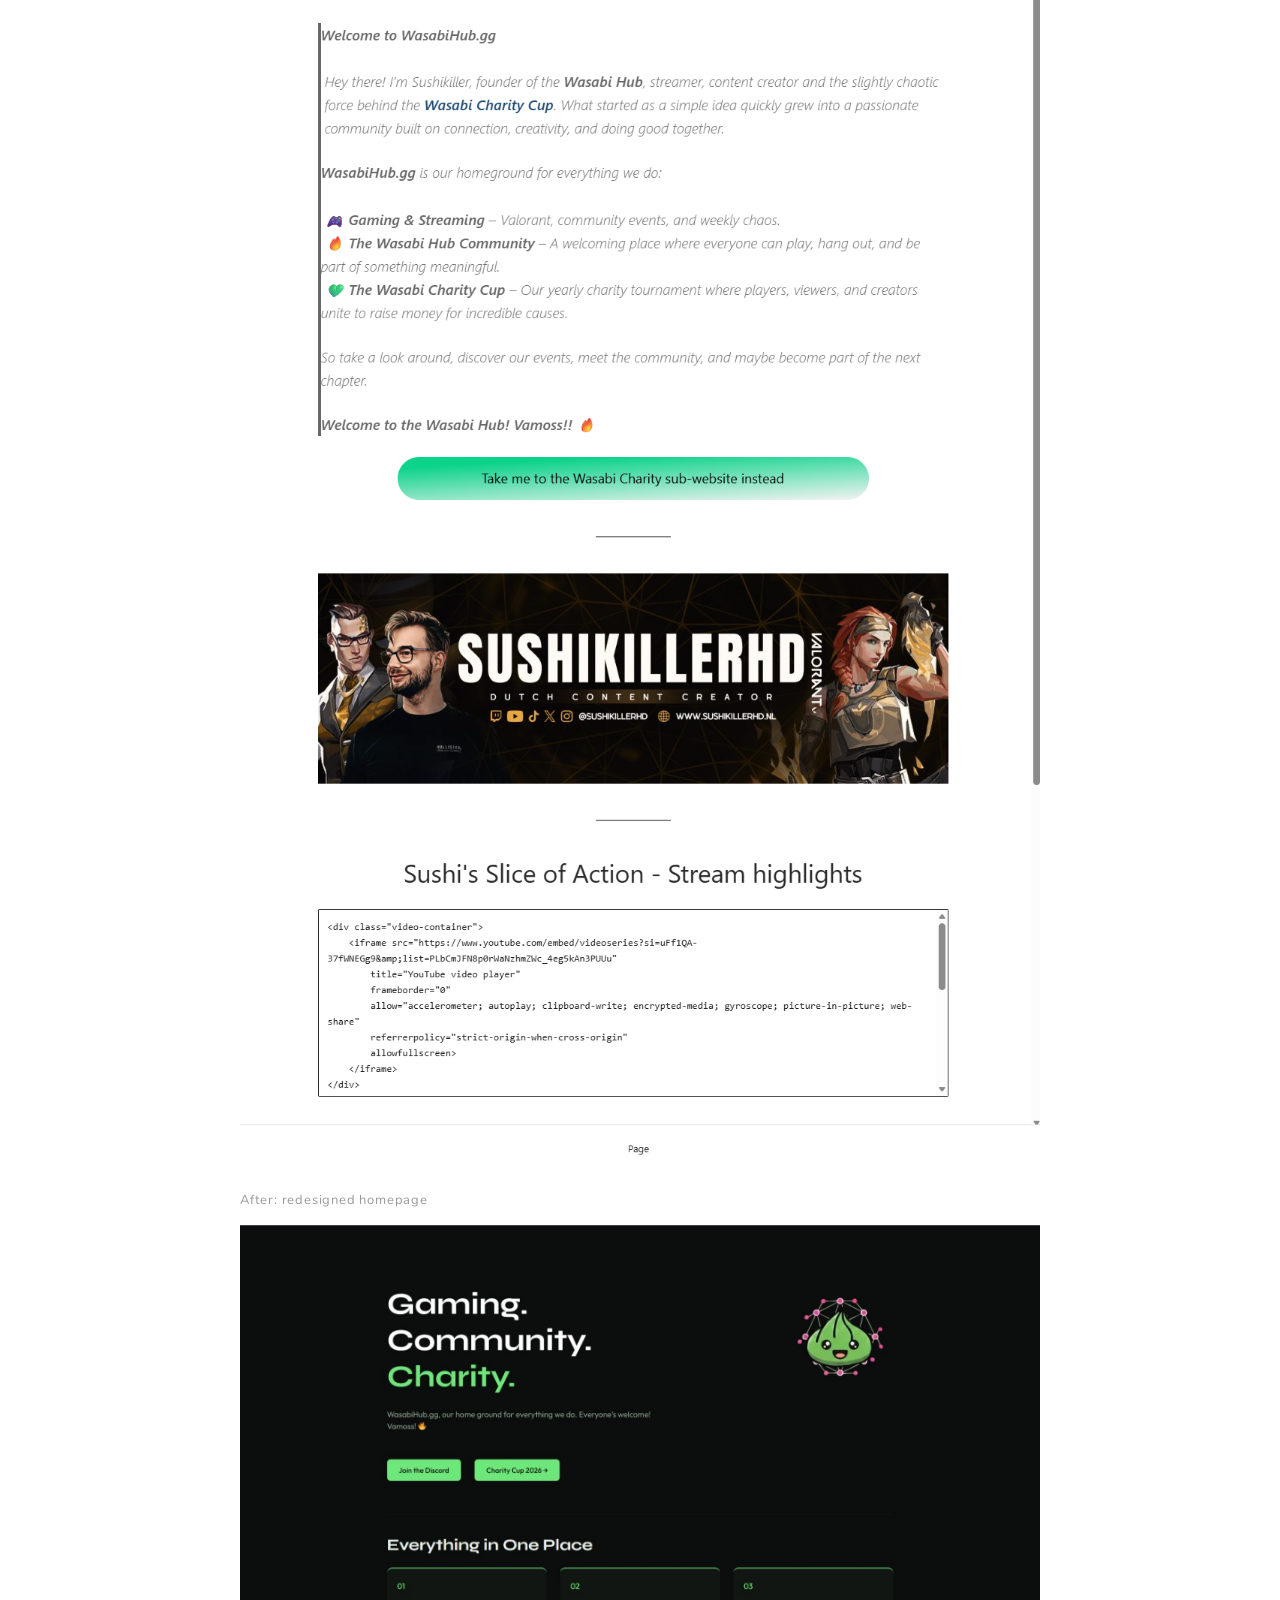
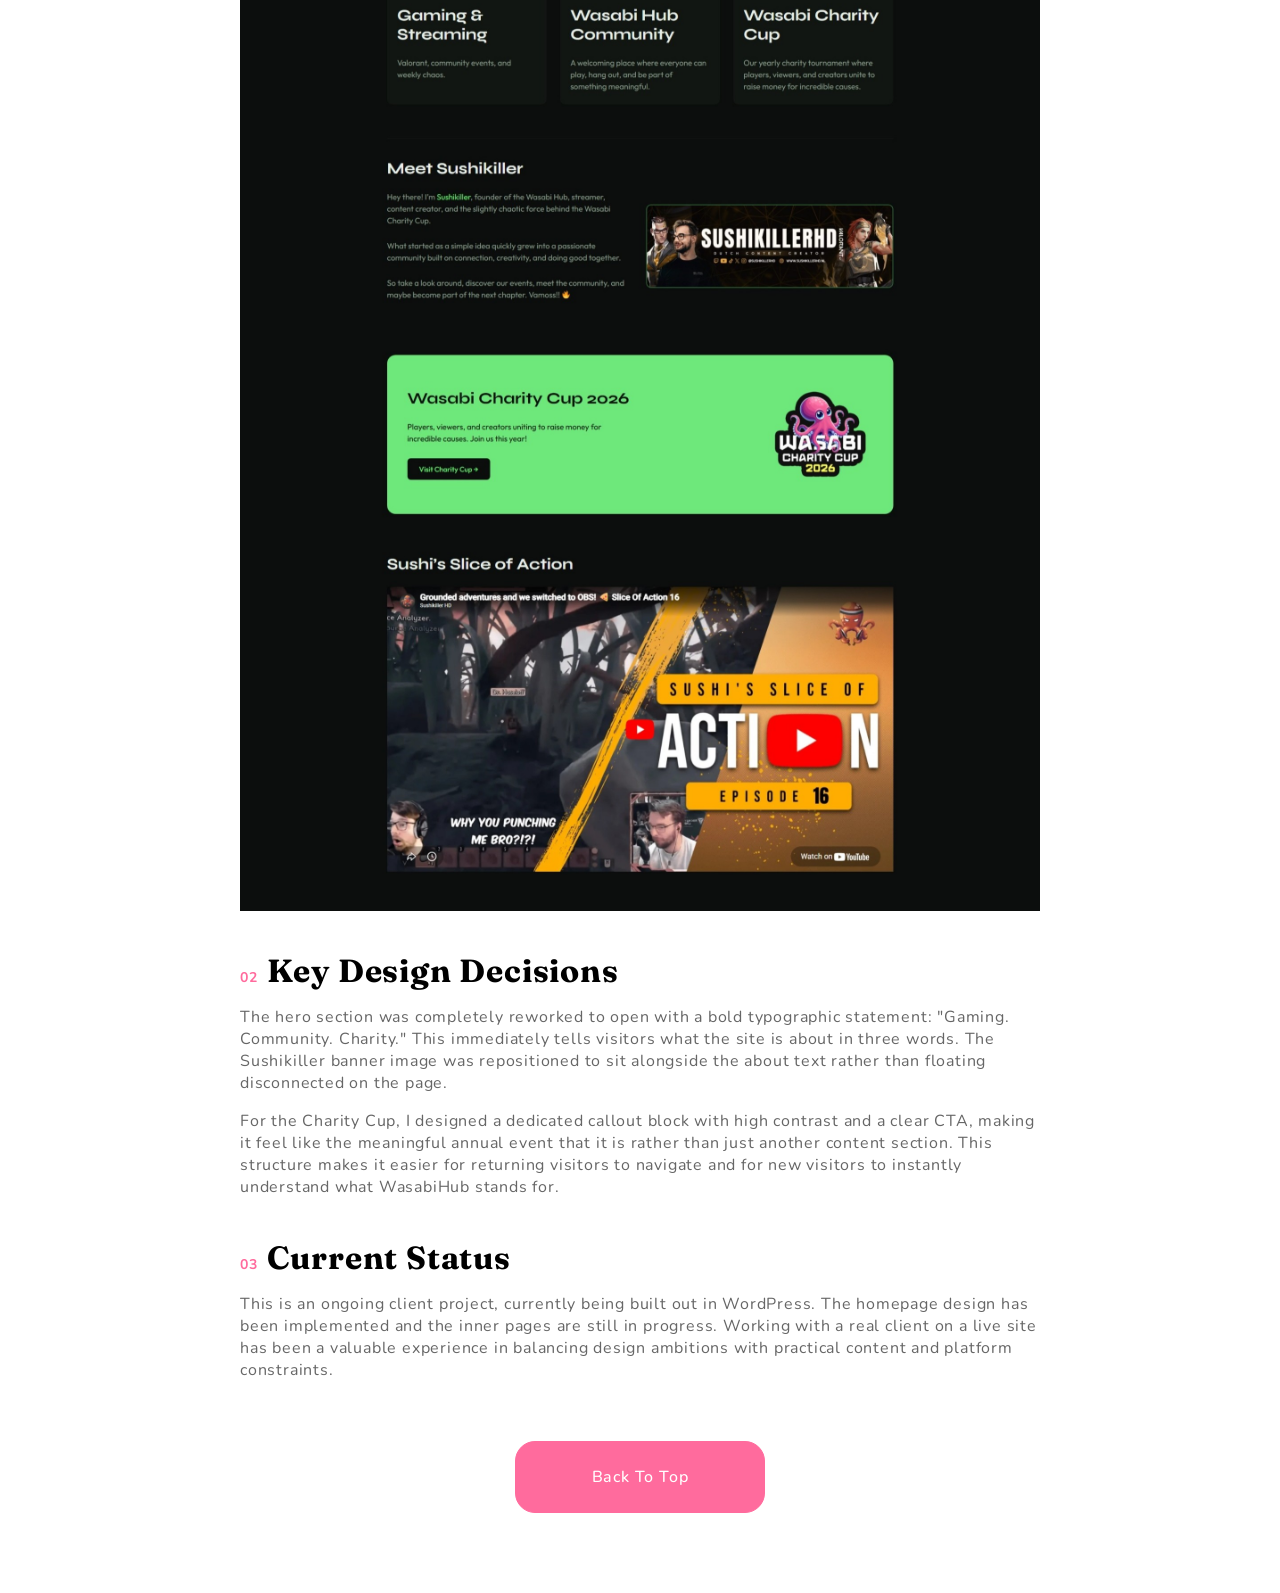
<file: project4.html>
<!doctype html>
<html lang="en">
	<head>
		<meta charset="UTF-8" />
		<meta name="viewport" content="width=device-width, initial-scale=1.0" />

		<link rel="stylesheet" href="projectdetail.css" />
		<link rel="preconnect" href="https://fonts.googleapis.com" />
		<link rel="preconnect" href="https://fonts.gstatic.com" crossorigin />
		<link
			href="https://fonts.googleapis.com/css2?family=Nunito:ital,wght@0,200..1000;1,200..1000&display=swap"
			rel="stylesheet" />
		<link rel="preconnect" href="https://fonts.googleapis.com" />
		<link rel="preconnect" href="https://fonts.gstatic.com" crossorigin />
		<link
			href="https://fonts.googleapis.com/css2?family=Fraunces:ital,opsz,wght@0,9..144,100..900;1,9..144,100..900&display=swap"
			rel="stylesheet" />
		<title>Silja Sihvo - WasabiHub</title>
	</head>
	<body>
		<div class="back-wrapper">
			<a href="index.html#projects" class="back-btn">
				<span class="back-arrow">&#8592;</span> Back
			</a>
		</div>

		<section class="project-hero">
			<img
				src="/images/wasabihub-hero.png"
				alt="WasabiHub Website Mockup"
				class="hero-img" />
		</section>

		<section class="project-intro">
			<h1>WasabiHub & Wasabi Charity Cup Website</h1>

			<div class="project-meta">
				<div class="meta-item">
					<span class="meta-label">Role</span>
					<span class="meta-value">UI Designer</span>
				</div>
				<div class="meta-item">
					<span class="meta-label">Status</span>
					<span class="meta-value">In Progress</span>
				</div>
				<div class="meta-item">
					<span class="meta-label">Client</span>
					<span class="meta-value">Sushikiller, WasabiHub.gg</span>
				</div>
				<div class="meta-item">
					<span class="meta-label">Design Tools</span>
					<span class="meta-value">Figma, WordPress</span>
				</div>
			</div>
		</section>

		<!-- Problem & Solution -->
		<section class="project-section">
			<div class="problem-solution">
				<div class="ps-block">
					<h3>The Client</h3>
					<p>
						WasabiHub is the online home of Sushikiller, a Dutch
						Valorant streamer and content creator. The site covers
						his gaming community, streaming content, and the annual
						Wasabi Charity Cup, a tournament that raised &euro;8,645
						for UMC Utrecht Wilhelmina Kinderziekenhuis in its last
						edition.
					</p>
				</div>
				<div class="ps-block">
					<h3>The Goal</h3>
					<p>
						The existing site lacked a clear visual hierarchy and
						didn't reflect the energy of the community behind it.
						The goal was to redesign the homepage to immediately
						communicate what WasabiHub is, create a stronger first
						impression, and give the Charity Cup the prominent
						spotlight it deserves.
					</p>
				</div>
			</div>
		</section>

		<!-- Design approach -->
		<section class="project-section">
			<h2>
				<span class="section-number">01</span> Rethinking the Homepage
			</h2>
			<p>
				The original homepage presented information in a flat,
				undifferentiated way, with everything sharing the same visual
				weight, making it hard to know where to look first. There was no
				strong hero moment, and the Charity Cup, arguably the most
				emotionally resonant part of the brand, was buried further down
				the page.
			</p>
			<p>
				My approach focused on establishing a clear hierarchy from top
				to bottom: lead with the brand identity, introduce Sushikiller,
				and give the Charity Cup its own bold section that feels worthy
				of the cause. I chose a dark theme with a vivid green accent to
				match the gaming aesthetic of the community while keeping things
				readable and structured.
			</p>

			<span class="img-label">Before: original homepage</span>
			<img
				src="/images/wasabihub-before.png"
				alt="WasabiHub homepage before redesign"
				class="section-img" />
			<span class="img-label">After: redesigned homepage</span>
			<img
				src="/images/wasabihub-after.png"
				alt="WasabiHub homepage after redesign"
				class="section-img" />
		</section>

		<!-- What changed -->
		<section class="project-section">
			<h2><span class="section-number">02</span> Key Design Decisions</h2>
			<p>
				The hero section was completely reworked to open with a bold
				typographic statement: "Gaming. Community. Charity." This
				immediately tells visitors what the site is about in three
				words. The Sushikiller banner image was repositioned to sit
				alongside the about text rather than floating disconnected on
				the page.
			</p>
			<p>
				For the Charity Cup, I designed a dedicated callout block with
				high contrast and a clear CTA, making it feel like the
				meaningful annual event that it is rather than just another
				content section. This structure makes it easier for returning
				visitors to navigate and for new visitors to instantly
				understand what WasabiHub stands for.
			</p>
		</section>

		<!-- Status note -->
		<section class="project-section">
			<h2><span class="section-number">03</span> Current Status</h2>
			<p>
				This is an ongoing client project, currently being built out in
				WordPress. The homepage design has been implemented and the
				inner pages are still in progress. Working with a real client on
				a live site has been a valuable experience in balancing design
				ambitions with practical content and platform constraints.
			</p>
		</section>

		<div class="cta-btn">Back To Top</div>

		<div class="lightbox" id="lightbox">
			<span class="lightbox-close">&times;</span>
			<img class="lightbox-img" id="lightbox-img" alt="" />
		</div>

		<script>
			document.querySelector(".cta-btn").addEventListener("click", () => {
				window.scrollTo({ top: 0, behavior: "smooth" });
			});
		</script>
		<script src="lightbox.js"></script>
	</body>
</html>
</file>
<file: styles.css>
:root {
    --background-color: #ffffff;
    --light-gray: #F8F8F8;
    --gray-font: #666666;
    --lighter-font: #999999;
    --pink-font: #FFB3D1;
    --primary: #FF6B9D;
    --secondary: #FFF0F5;
    --contrast: #2D1920;
}

* {
    margin: 0;
    padding: 0;
    box-sizing: border-box;
}

html {
  scroll-behavior: smooth;
  scroll-padding-top: 90px;
}

body {
    letter-spacing: 0.05em;
}

h1 {
    font-family: "Fraunces", serif;
    font-size: 80px;
}

h2 {
    font-family: "Fraunces", serif;
    font-size: 32px;
}

h3 {
    font-family: "Fraunces", serif;
}

h4 {
    font-family: "Nunito", sans-serif;
    color: var(--primary);
    font-weight: 500;
    font-size: 16px;
}

p {
    font-family: "Nunito", sans-serif;
    color: var(--gray-font);
}

ul {
    font-family: "Nunito", sans-serif;
}

span {
    font-family: "Nunito", sans-serif;
}

.highlight {
    color: var(--primary);
}

button {
    font-family: "Nunito", sans-serif;
}

a {
    font-family: "Nunito", sans-serif;
    text-decoration: none;
}

section {
    padding: 8rem clamp(1.5rem, 15vw, 20rem);
    position: relative;
    box-sizing: border-box;
}

@media (max-width: 768px) {
    section {
        padding: 4rem 1.5rem;
        text-align: center;
    }
}

/* -- Header --*/
#main-header {
  position: fixed;
  top: 0;
  left: 0;
  width: 100%;
  display: flex;
  justify-content: space-between;
  align-items: center;
  padding: 20px 50px;
  box-sizing: border-box;
  z-index: 1000;
  background-color: transparent;
  box-shadow: none;
  transition: background-color 0.3s ease, box-shadow 0.3s ease, padding 0.3s ease;
}

#main-header.scrolled {
  background-color: var(--background-color);
  box-shadow: 0 4px 12px rgba(0, 0, 0, 0.1);
  padding: 15px 50px;
}

.logo img {
  height: 40px;
  width: auto;
}

.nav-links {
  list-style: none;
  display: flex;
  gap: 30px;
  margin: 0;
  padding: 0;
}

.nav-links a {
  text-decoration: none;
  color: var(--primary);
  font-weight: 500;
  font-size: 18px;
  transition: opacity 0.2s ease;
  position: relative;
}

.nav-links a:hover {
  opacity: 0.7;
}

.nav-links a::after {
  content: '';
  position: absolute;
  left: 0;
  bottom: -24px; 
  width: 0;
  height: 3px;
  background-color: var(--primary);
  transition: width 0.3s ease;
}

.nav-links a:hover::after,
.nav-links a.active::after {
  width: 100%;
}

.burger {
  display: none;
  flex-direction: column;
  gap: 5px;
  background: none;
  border: none;
  cursor: pointer;
  padding: 4px;
  z-index: 1001;
}

.burger span {
  display: block;
  width: 25px;
  height: 3px;
  background-color: var(--primary);
  border-radius: 3px;
  transition: transform 0.3s ease, opacity 0.3s ease;
}

.burger.open span:nth-child(1) { transform: translateY(8px) rotate(45deg); }
.burger.open span:nth-child(2) { opacity: 0; }
.burger.open span:nth-child(3) { transform: translateY(-8px) rotate(-45deg); }

@media (max-width: 768px) {
  #main-header {
    padding: 15px 24px;
    flex-wrap: wrap;
  }

  .burger {
    display: flex;
  }

  nav {
    width: 100%;
    max-height: 0;
    overflow: hidden;
    transition: max-height 0.3s ease;
  }

  nav.open {
    max-height: 300px;
  }

  .nav-links {
    flex-direction: column;
    gap: 0;
    padding: 10px 0 20px;
  }

  .nav-links li a {
    display: block;
    padding: 12px 0;
  }

  .nav-links a::after {
    bottom: 0;
  }
}

#main-header.menu-open {
  background-color: var(--background-color);
}

/* -- Hero -- */ 

.role-list {
    list-style: none;
    display: flex;
    flex-wrap: wrap;
    align-items: center;
    gap: 15px;
    color: var(--primary);
    padding: 0;
    font-size: 16px;
}

.role-list li {
    display: flex;
    align-items: center;
}

.role-list li:not(:last-child)::after {
    content: "";
    display: inline-block;
    width: 8px;
    height: 8px;
    background-color: var(--primary);
    border-radius: 50%;
    margin-left: 10px;
    flex-shrink: 0;
}

.view-btn {
    background-color: var(--primary);
    color: #ffffff;
    border: 1.5px solid var(--primary);
    border-radius: 20px;
    padding: 24px 44px;
    cursor: pointer;
    font-weight: 500;
    letter-spacing: 0.05em;
    transition: all 0.3s ease;
}

.contact-btn {
    background-color: var(--secondary);
    border: 1.5px solid var(--contrast);
    border-radius: 20px;
    padding: 24px 44px;
    cursor: pointer;
    font-weight: 500;
    letter-spacing: 0.05em;
    transition: all 0.3s ease;
    color: var(--contrast);

}

.view-btn:hover {
    background-color: #ffffff;
    color: var(--primary);
    border-color: var(--primary);
}

.contact-btn:hover {
    background-color: var(--contrast);
    color: #ffffff;
}

.hero-wrapper {
    width: 100%;
    min-height: 100vh;
    position: relative;
    overflow: hidden;
    display: flex;
}

.hero-section {
    display: flex;
    justify-content: center;
    flex-direction: column;
    max-width: 850px;
    width: 100%;
    gap: 30px;
    position: relative;
}

.hero-wrapper::after {
    content: "";
    position: absolute;
    right: -350px;
    top: 50%;
    transform: translateY(-50%);
    width: 1000px; 
    height: 1200px;
    border-radius: 50%;
    background: linear-gradient(to bottom, var(--secondary), #ffffff);
    z-index: -1;
}

.hero-cta {
    display: flex;
    flex-direction: row;
    gap: 20px;
    margin-top: 30px;
}

.scroll-indicator {
    position: absolute;
    bottom: 3rem;
    left: 50%;
    display: flex;
    flex-direction: column;
    align-items: center;
    gap: 0;
    
    animation: scroll-bounce 2s infinite ease-in-out;
    z-index: 10;
}

.scroll-line {
    width: 3px;
    height: 60px;
    background-color: var(--primary);
}

.scroll-icon {
    width: 24px;
    height: auto;
    display: block;
    margin-top: -3px;
}

@keyframes scroll-bounce {
    0%, 100% {
        transform: translate(-50%, 0);
    }
    50% {
        transform: translate(-50%, 15px);
    }
}

@media (max-width: 768px) {
    .hero-section {
        align-items: center;
        margin: 0 auto;
    }

    .role-list {
        justify-content: center;
        gap: 30px; 
        font-weight: 600;
        letter-spacing: 0.1em;
    }

    .role-list li:not(:last-child)::after {
        display: none; 
    }

    .hero-cta {
        flex-direction: column;
        width: 100%;
        gap: 15px;
    }

    .view-btn, .contact-btn {
        width: 100%;
        padding: 18px 30px;
    }

    .hero-wrapper::after {
        content: "";
        position: absolute;
        top: 0;
        width: 200%; 
        height: 100%;
        right: -140%; 
        bottom: 0;
        transform: none;
        border-radius: 50%;
        background: linear-gradient(to bottom, var(--secondary), #ffffff);
        opacity: 0.5;
        z-index: -1;
    }

    .hero-section h1 {
        font-size: 2.8rem;
    }
}

/* -- About -- */

.about {
    display: flex;
    flex-direction: row;
    gap: 100px;
    background-color: var(--light-gray);
    align-items: center;
}

.about-content {
    display: flex;
    gap: 90px;
    max-width: 800px;
}

/* first div of about-content */
.about-content > div:first-child {
    display: flex;
    flex-direction: column;
    gap: 30px;
}

.about h2 {
    padding-bottom: 20px;

}

.about-bottom {
    display: flex;
    flex-direction: row;
    justify-content: space-between;
    padding-top: 30px;
}

.about-icons {
    display: flex;
    gap: 20px;
}

.about-icons img {
    width: 50px;
    height: 50px;
    cursor: pointer;
}

.selfie {
    width: 100%; 
    max-width: 450px;
    height: auto; 
    border-radius: 20px;
    object-fit: cover;
}

@media (max-width: 1200px) {
    .selfie {
        width: 200px;
        height: auto;
        object-fit: cover;
        margin: 0 auto;
    }

    .about-bottom > img {
        display: none;
    }
}

@media (max-width: 768px) {
    .about-content {
        flex-direction: column;
        align-items: center;
        text-align: center;
        gap: 40px;
    }

    .selfie {
        width: 200px;
        height: 200px;
        border-radius: 50%;
        object-fit: cover;
        margin: 0 auto;
        order: -1;
    }

    .about-bottom > img {
        display: none;
    }

    .about-bottom {
        justify-content: center;
        padding-top: 20px;
    }
}

/* -- Skills -- */
 
.skills-section {
    display: flex;
    flex-direction: column;
    gap: 30px;
    background-color: var(--background-color);
}
 
.skills-section h2 {
    padding-bottom: 10px;
}
 
.skills-list {
    display: flex;
    flex-direction: column;
    gap: 36px;
}
 
.skill-card {
    display: flex;
    flex-direction: column;
    gap: 22px;
    border-left: 3px solid var(--primary);
    padding: 8px 0 8px 28px;
}
 
.skill-header {
    display: flex;
    flex-direction: row;
    align-items: center;
    gap: 14px;
}
 
.skill-title {
    font-family: "Fraunces", serif;
    font-size: 20px;
    font-weight: 600;
    color: var(--contrast);
}
 
.skill-icon img {
    display: flex;
    align-items: center;
    justify-content: center;
    height: 26px;
    width: 26px;
}
 
.skill-description {
    color: var(--gray-font);
    max-width: 560px;
}
 
.skill-tags {
    display: flex;
    flex-wrap: wrap;
    gap: 20px;
}
 
.skill-tag {
    color: var(--primary);
    font-weight: 500;
}
 
@media (max-width: 768px) {
    .skills-section {
        text-align: center;
    }
 
    .skill-card {
        padding: 8px 0 8px 20px;
    }
 
    .skill-header {
        justify-content: flex-start;
    }
 
    .skill-tags {
        gap: 14px;
    }
 
    .skill-description {
        max-width: 100%;
    }
}

/* -- Projects -- */

.projects {
    display: flex;
    flex-direction: column;
    gap: 30px;
    background-color: var(--contrast);
}

.projects h2 {
    color: var(--background-color);
}

.projects p {
    color: var(--lighter-font);
}

.project-card {
    display: flex;
    flex-direction: row;
    align-items: center;
    gap: 80px;
}

.project-card--reverse {
    flex-direction: row;
    justify-content: space-between;
}

.project-img {
    height: 100%;
    max-height: 400px;
    width: auto;
    border-radius: 20px;
    object-fit: cover;
    flex-shrink: 0;
}

.project-info {
    display: flex;
    flex-direction: column;
    gap: 20px;
    max-width: 650px;
}

.project-category {
    font-size: 16px;
    font-weight: 500;
    color: var(--primary);
}

.project-title {
    font-size: 1.6rem;
    font-weight: 700;
    color: #ffffff;
}

.project-tags {
    display: flex;
    flex-wrap: wrap;
    gap: 8px;
    align-items: center;
}

.project-tags span {
    font-size: 14px;
    color: var(--pink-font);
}

.project-tags span:not(:last-child)::after {
    content: '•';
    margin-left: 8px;
    color: var(--pink-font);
}

.project-buttons {
    display: flex;
    flex-direction: row;
    flex-wrap: wrap;
    gap: 12px;
    padding-top: 10px;
}

.project-buttons .view-btn,
.project-buttons .contact-btn {
    padding: 10px 22px;
    font-size: 16px;
}

.project-outline-btn {
    background-color: transparent;
    border-color: var(--pink-font);
    color: #ffffff;
}

.project-outline-btn:hover {
    background-color: var(--primary);
    border-color: var(--primary);
    color: #ffffff;
}

.project-divider {
    display: flex;
    justify-content: center;
    padding: 20px 0;
}

.flower-icon {
    width: 32px;
    height: 32px;
    opacity: 0.7;
}

@media (max-width: 1200px) {
    .project-card,
    .project-card--reverse {
        gap: 50px;
    }

    .project-img {
        max-width: 220px;
    }
}

@media (max-width: 768px) {
    .project-card,
    .project-card--reverse {
        flex-direction: column;
        align-items: center;
        text-align: center;
        gap: 30px;
    }

    .project-img {
        max-width: 100%;
        border-radius: 16px;
    }

    .project-tags {
        justify-content: center;
    }

    .project-buttons {
        justify-content: center;
    }
}

.container {
    max-width: 1600px;
    margin-left: auto;
    margin-right: auto;
    width: 100%;
    display: flex;
    flex-direction: column;
    gap: 30px;
}

.about-content {
    display: flex;
    flex-direction: row;
    gap: 90px;
}

@media (max-width: 768px) {
    .about-content {
        flex-direction: column;
        align-items: center;
        text-align: center;
        gap: 40px;
    }
}

/* -- Contact -- */

.contact {
    background-color: var(--secondary);
    display: flex;
    align-items: center;
    justify-content: center;
}

.contact-container {
    display: flex;
    justify-content: center;
    align-items: center;
    flex-direction: column;
    gap: 30px;
    max-width: 600px;
    text-align: center;
}

.contact-socials {
    display: flex;
    gap: 25px;
}

.contact-socials img {
    width: 50px;
    height: 50px;
    cursor: pointer;
}

.cta-btn {
    background-color: var(--primary);
    color: #ffffff;
    border: 1.5px solid var(--primary);
    border-radius: 20px;
    padding: 24px 44px;
    cursor: pointer;
    font-weight: 500;
    letter-spacing: 0.05em;
    transition: all 0.3s ease;
    max-width: 250px;
    margin-top: 35px;
    font-family: "Nunito", sans-serif;
}

.cta-btn:hover {
    background-color: #ffffff;
    color: var(--primary);
    border-color: var(--primary);
}

@media (max-width: 768px) {
    .cta-btn {
        width: 100%;
        max-width: none;
        padding: 18px 30px;
    }
}

.stuff {
    max-width: 300px;
    height: auto;
}

/* -- Footer -- */

footer {
    background-color: var(--contrast);
    text-align: center;
    padding: 50px 0;
}

footer p {
    font-family: "Nunito", sans-serif;
    font-size: 14px;
    color: #ffffff;
}

/* -- Animations -- */

@keyframes fade-up {
    from { opacity: 0; transform: translateY(30px); }
    to   { opacity: 1; transform: translateY(0); }
}

@keyframes float {
    0%, 100% { transform: translateY(0); }
    50%       { transform: translateY(-8px); }
}

@keyframes pulse-flower {
    0%, 100% { transform: scale(1) rotate(0deg); opacity: 0.7; }
    50%       { transform: scale(1.2) rotate(15deg); opacity: 1; }
}

.role-list {
    animation: fade-up 0.6s ease both 0.1s;
}

.hero-section h1 {
    animation: fade-up 0.6s ease both 0.25s;
}

.hero-section > p {
    animation: fade-up 0.6s ease both 0.4s;
}

.hero-cta {
    animation: fade-up 0.6s ease both 0.55s;
}

.reveal {
    opacity: 0;
    transform: translateY(30px);
    transition: opacity 0.6s ease, transform 0.6s ease;
}

.reveal.revealed {
    opacity: 1;
    transform: translateY(0);
}

.reveal:nth-child(2) { transition-delay: 0.1s; }
.reveal:nth-child(3) { transition-delay: 0.2s; }
.reveal:nth-child(4) { transition-delay: 0.3s; }

.selfie {
    animation: float 5s ease-in-out infinite;
}

.flower-icon {
    animation: pulse-flower 3s ease-in-out infinite;
}

.view-btn,
.contact-btn,
.cta-btn {
    transition: background-color 0.3s ease, color 0.3s ease,
                border-color 0.3s ease, transform 0.2s ease,
                box-shadow 0.2s ease;
}

.view-btn:hover,
.contact-btn:hover,
.cta-btn:hover {
    transform: translateY(-2px);
    box-shadow: 0 6px 18px rgba(255, 107, 157, 0.25);
}

.project-img {
    transition: transform 0.4s ease, box-shadow 0.4s ease;
}

.project-img:hover {
    transform: scale(1.03);
    box-shadow: 0 16px 36px rgba(0, 0, 0, 0.2);
}

.contact-socials img,
.about-icons img {
    transition: transform 0.25s ease;
}

.contact-socials img:hover,
.about-icons img:hover {
    transform: translateY(-5px);
}

.skill-tag {
    display: inline-block;
    transition: transform 0.2s ease;
}

.skill-tag:hover {
    transform: translateY(-2px);
}

.logo img {
    transition: transform 0.3s ease;
}

.logo img:hover {
    transform: rotate(20deg) scale(1.1);
}
</file>
<file: projectdetail.css>
:root {
    --background-color: #ffffff;
    --light-gray: #F8F8F8;
    --gray-font: #666666;
    --lighter-font: #999999;
    --pink-font: #FFB3D1;
    --primary: #FF6B9D;
    --secondary: #FFF0F5;
    --contrast: #2D1920;
}

* {
    margin: 0;
    padding: 0;
    box-sizing: border-box;
}

html {
    scroll-behavior: smooth;
    scroll-padding-top: 90px;
}

body {
    letter-spacing: 0.05em;
    background-color: var(--background-color);
}

h1 {
    font-family: "Fraunces", serif;
    font-size: 80px;
}

h2 {
    font-family: "Fraunces", serif;
    font-size: 32px;
}

h3 {
    font-family: "Fraunces", serif;
}

h4 {
    font-family: "Nunito", sans-serif;
    color: var(--primary);
    font-weight: 500;
    font-size: 16px;
}

p {
    font-family: "Nunito", sans-serif;
    color: var(--gray-font);
}

ul {
    font-family: "Nunito", sans-serif;
}

span {
    font-family: "Nunito", sans-serif;
}

.highlight {
    color: var(--primary);
}

.back-wrapper {
    padding: 40px 80px 0;
    max-width: 960px;
    margin: 0 auto;
    width: 100%;
}

.back-btn {
    display: inline-flex;
    align-items: center;
    gap: 8px;
    color: var(--primary);
    text-decoration: none;
    font-family: "Nunito", sans-serif;
    font-weight: 600;
    transition: opacity 0.2s ease;
}

.back-btn:hover {
    opacity: 0.7;
}

.project-hero {
    padding: 40px 80px;
    max-width: 960px;
    margin: 0 auto;
    width: 100%;
}

.hero-img {
    width: 100%;
    max-height: 500px;
    object-fit: cover;
    border-radius: 20px;
    object-position: top;
}

.project-intro,
.project-section {
    padding: 20px 80px;
    display: flex;
    flex-direction: column;
    gap: 16px;
    max-width: 960px;
    margin: 0 auto;
    width: 100%;
}

.project-meta {
    display: flex;
    flex-direction: column;
    gap: 8px;
    border-left: 2px solid var(--primary);
    padding-left: 20px;
}

.meta-item {
    display: flex;
    gap: 10px;
}

.meta-label {
    font-family: "Nunito", sans-serif;
    font-weight: 700;
    color: var(--contrast);
    min-width: 110px;
}

.meta-value {
    font-family: "Nunito", sans-serif;
    color: var(--gray-font);
}

.problem-solution {
    display: flex;
    gap: 30px;
}

.ps-block {
    flex: 1;
    display: flex;
    flex-direction: column;
    gap: 10px;
    background-color: var(--light-gray);
    border-radius: 16px;
    padding: 24px;
}

.ps-block h3 {
    color: var(--primary);
}

.section-number {
    color: var(--primary);
    font-family: "Nunito", sans-serif;
    font-size: 14px;
    font-weight: 700;
    letter-spacing: 0.1em;
}

.project-list {
    padding-left: 20px;
    display: flex;
    flex-direction: column;
    gap: 8px;
    color: var(--gray-font);
}

.project-list li::marker {
    color: var(--primary);
}

.img-placeholder img {
    width: 100%;
    border-radius: 16px;
    object-fit: cover;
}

.img-label {
    font-family: "Nunito", sans-serif;
    font-size: 13px;
    color: var(--lighter-font);
    padding-top: 10px;
}

@media (max-width: 768px) {
    .back-wrapper,
    .project-hero,
    .project-intro,
    .project-section {
        padding: 24px;
    }

    .project-intro h1 {
        font-size: 2rem;
    }

    .problem-solution {
        flex-direction: column;
    }

    .meta-item {
        flex-direction: column;
        gap: 2px;
    }
}

.cta-btn {
    background-color: var(--primary);
    color: #ffffff;
    border: 1.5px solid var(--primary);
    border-radius: 20px;
    padding: 24px 44px;
    cursor: pointer;
    font-weight: 500;
    letter-spacing: 0.05em;
    transition: all 0.3s ease;
    max-width: 250px;
    font-family: "Nunito", sans-serif;
    display: block;
    margin: 40px auto 80px;
    text-align: center;
}

.cta-btn:hover {
    background-color: #ffffff;
    color: var(--primary);
    border-color: var(--primary);
}

@media (max-width: 768px) {
    .cta-btn {
        width: 100%;
        max-width: none;
        padding: 18px 30px;
    }
}

.img-placeholder img,
.section-img {
    cursor: zoom-in;
    transition: opacity 0.2s ease;
}

.img-placeholder img:hover,
.section-img:hover {
    opacity: 0.9;
}

.lightbox {
    display: none;
    position: fixed;
    inset: 0;
    background-color: rgba(0, 0, 0, 0.85);
    z-index: 1000;
    justify-content: center;
    align-items: center;
    padding: 40px;
}

.lightbox.active {
    display: flex;
}

.lightbox-img {
    max-width: 95%;
    max-height: 95vh;
    object-fit: contain;
    border-radius: 8px;
}

.lightbox-close {
    position: absolute;
    top: 20px;
    right: 30px;
    color: #ffffff;
    font-size: 40px;
    font-family: "Nunito", sans-serif;
    cursor: pointer;
    line-height: 1;
    transition: opacity 0.2s ease;
}

.lightbox-close:hover {
    opacity: 0.7;
}
</file>
